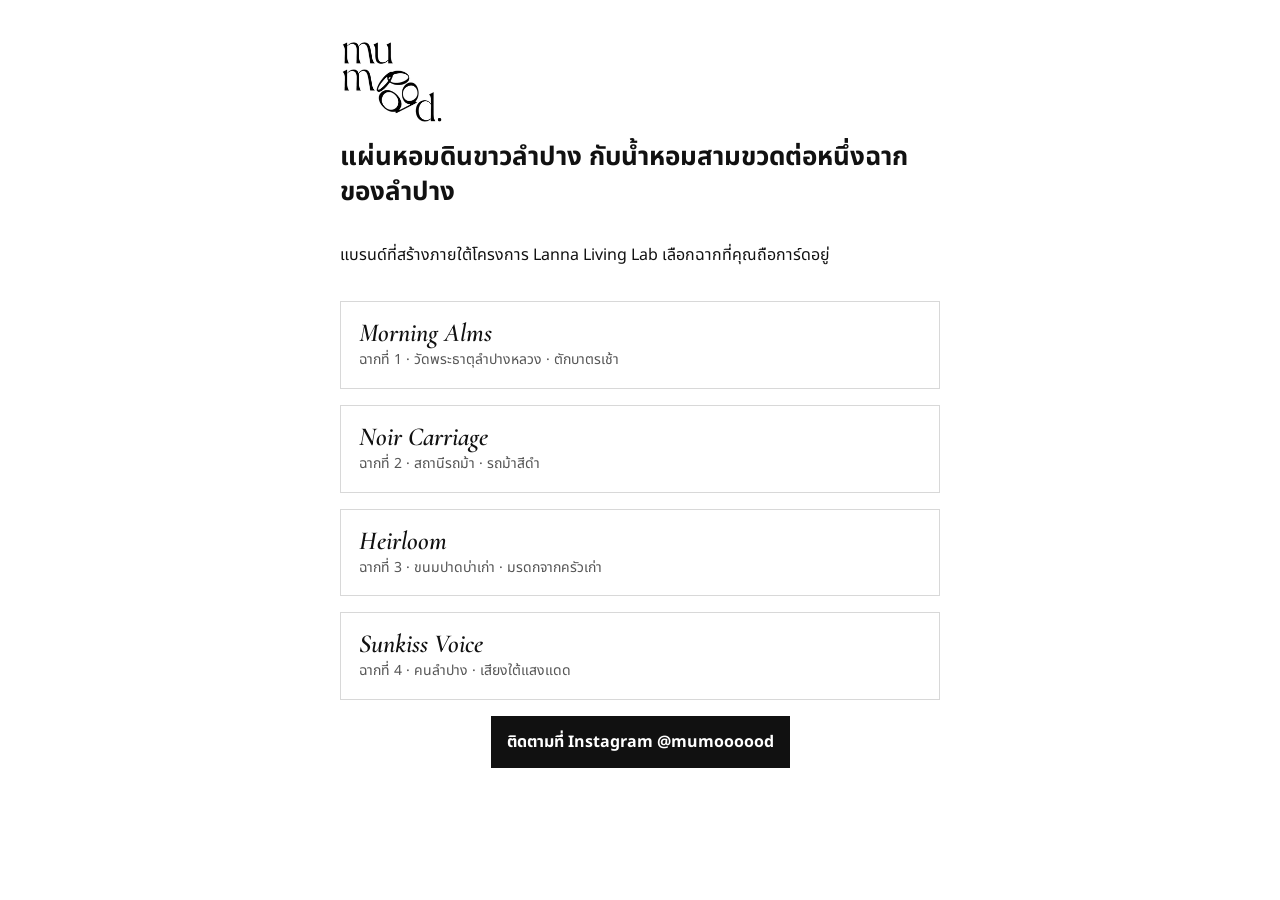
<file: index.html>
<!doctype html>
<html lang="th">
<head>
<meta charset="utf-8">
<meta name="viewport" content="width=device-width, initial-scale=1">
<title>mumoooood · Lanna Living Lab</title>
<meta name="description" content="แผ่นหอมดินขาวลำปางและน้ำหอมสามขวด แบรนด์ที่สร้างภายใต้โครงการ Lanna Living Lab">
<meta property="og:title" content="mumoooood · Lanna Living Lab">
<meta property="og:description" content="แผ่นหอมดินขาวลำปางและน้ำหอมสามขวด แบรนด์ที่สร้างภายใต้โครงการ Lanna Living Lab">
<meta property="og:image" content="https://mumoooood.github.io/morning-alms-hero.jpg">
<link rel="preconnect" href="https://fonts.googleapis.com"><link rel="preconnect" href="https://fonts.gstatic.com" crossorigin><link rel="stylesheet" href="https://fonts.googleapis.com/css2?family=Cormorant+Garamond:ital,wght@1,500;1,600&family=Noto+Sans+Thai:wght@400;600;700&display=swap">
<link rel="stylesheet" href="style.css"><style>.landing .brand img{filter:invert(1)}</style>
</head>
<body>
<main class="landing">
<div class="brand"><img src="logo-spin.webp" alt="mumoooood"></div>
<h1>แผ่นหอมดินขาวลำปาง กับน้ำหอมสามขวดต่อหนึ่งฉากของลำปาง</h1>
<p>แบรนด์ที่สร้างภายใต้โครงการ Lanna Living Lab เลือกฉากที่คุณถือการ์ดอยู่</p>
<a class="scent-link" href="morning-alms.html"><span class="en">Morning Alms</span><span class="sub">ฉากที่ 1 · วัดพระธาตุลำปางหลวง · ตักบาตรเช้า</span></a>
<a class="scent-link" href="noir-carriage.html"><span class="en">Noir Carriage</span><span class="sub">ฉากที่ 2 · สถานีรถม้า · รถม้าสีดำ</span></a>
<a class="scent-link" href="heirloom.html"><span class="en">Heirloom</span><span class="sub">ฉากที่ 3 · ขนมปาดบ่าเก่า · มรดกจากครัวเก่า</span></a>
<a class="scent-link" href="sunkiss-voice.html"><span class="en">Sunkiss Voice</span><span class="sub">ฉากที่ 4 · คนลำปาง · เสียงใต้แสงแดด</span></a>
<a class="cta" href="https://www.instagram.com/mumoooood" target="_blank" rel="noopener">ติดตามที่ Instagram @mumoooood</a>
</main>
</body>
</html>
</file>
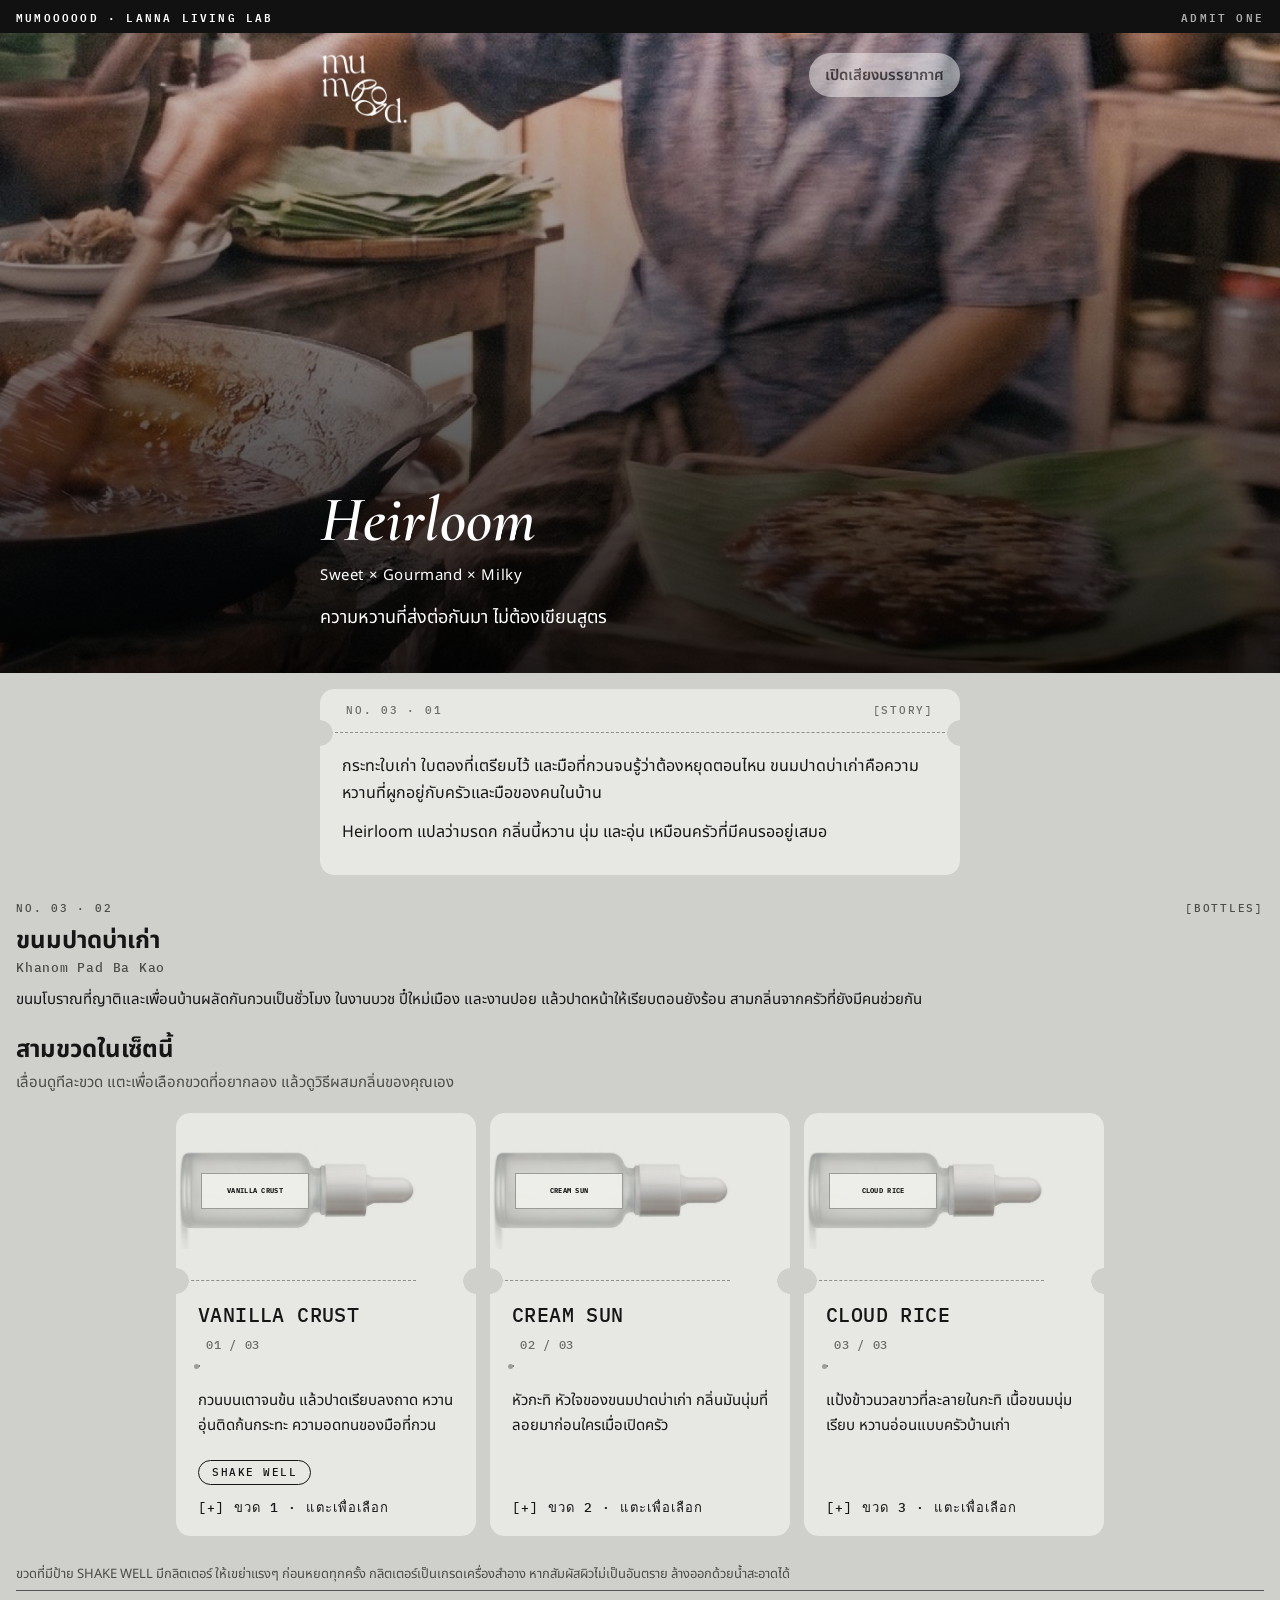
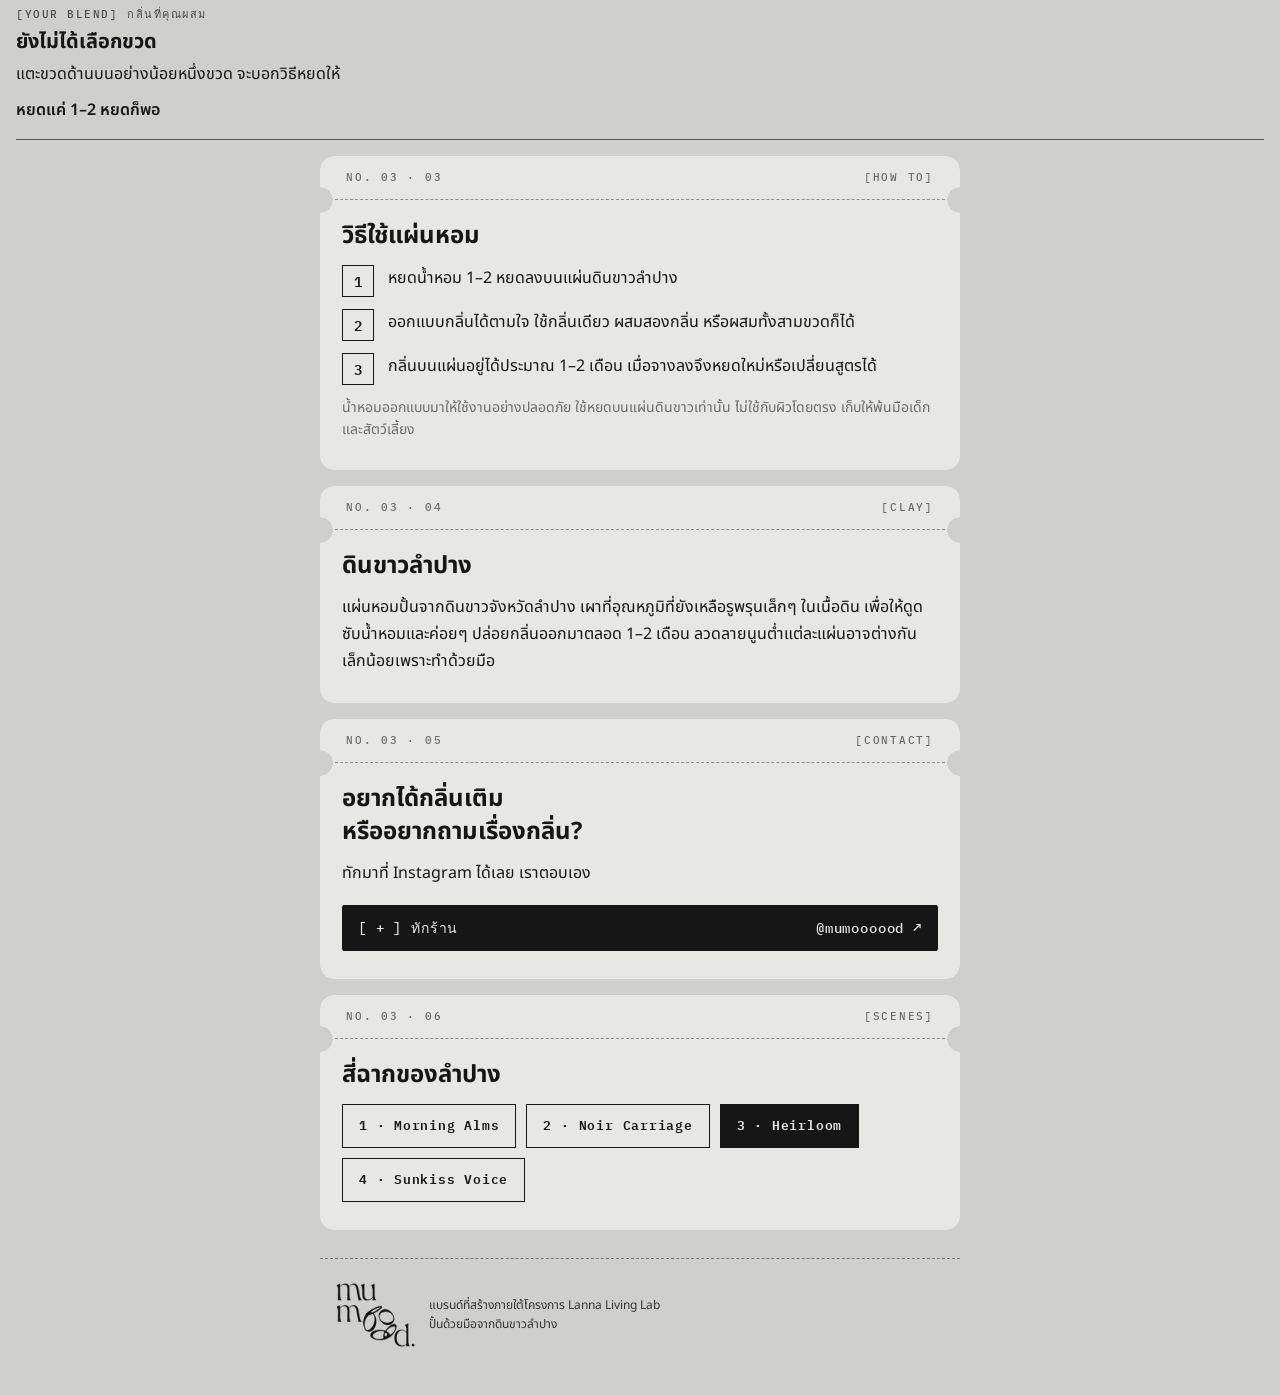
<file: heirloom.html>
<!doctype html>
<html lang="th">
<head>
<meta charset="utf-8">
<meta name="viewport" content="width=device-width, initial-scale=1">
<title>Heirloom · mumoooood</title>
<meta name="description" content="ความหวานที่ส่งต่อกันมา ไม่ต้องเขียนสูตร">
<meta property="og:type" content="website">
<meta property="og:title" content="Heirloom · mumoooood">
<meta property="og:description" content="ความหวานที่ส่งต่อกันมา ไม่ต้องเขียนสูตร">
<meta property="og:image" content="https://mumoooood.github.io/heirloom-hero.jpg">
<meta property="og:url" content="https://mumoooood.github.io/heirloom.html">
<link rel="preconnect" href="https://fonts.googleapis.com"><link rel="preconnect" href="https://fonts.gstatic.com" crossorigin><link rel="stylesheet" href="https://fonts.googleapis.com/css2?family=Cormorant+Garamond:ital,wght@1,500;1,600&family=Noto+Sans+Thai:wght@400;600;700&display=swap">
<link rel="stylesheet" href="style.css"><link rel="stylesheet" href="ticket.css">
<link rel="stylesheet" href="https://fonts.googleapis.com/css2?family=IBM+Plex+Mono:wght@400;500;600&display=swap">
</head>
<body data-sound="sizzle" data-audio="heirloom.mp3">
<div class="page">
<div class="page-body">
<div class="strip"><span>MUMOOOOOD · LANNA LIVING LAB</span><span>ADMIT ONE</span></div>
<header class="hero">
<img class="hero-img" src="heirloom-hero.jpg" alt="Heirloom">
<div class="hero-shade"></div>
<div class="hero-content">
<div class="hero-top">
<div class="brand"><img src="logo-spin.webp" alt="mumoooood"></div>
<button type="button" class="sound-btn" id="sound-btn" aria-pressed="false">เปิดเสียงบรรยากาศ</button>
</div>
<div class="hero-bottom">
<h1>Heirloom</h1>
<div class="character">Sweet × Gourmand × Milky</div>
<div class="hook">ความหวานที่ส่งต่อกันมา ไม่ต้องเขียนสูตร</div>
</div>
</div>
</header>
<main>
<section class="section"><div class="card"><div class="th"><span>NO. 03 · 01</span><span>[STORY]</span></div><p>กระทะใบเก่า ใบตองที่เตรียมไว้ และมือที่กวนจนรู้ว่าต้องหยุดตอนไหน ขนมปาดบ่าเก่าคือความหวานที่ผูกอยู่กับครัวและมือของคนในบ้าน</p><p>Heirloom แปลว่ามรดก กลิ่นนี้หวาน นุ่ม และอุ่น เหมือนครัวที่มีคนรออยู่เสมอ</p></div></section>

<section class="section sec-b"><div class="sec-h"><span>NO. 03 · 02</span><span>[BOTTLES]</span></div>
<div class="place"><b>ขนมปาดบ่าเก่า</b><i>Khanom Pad Ba Kao</i><p>ขนมโบราณที่ญาติและเพื่อนบ้านผลัดกันกวนเป็นชั่วโมง ในงานบวช ปี๋ใหม่เมือง และงานปอย แล้วปาดหน้าให้เรียบตอนยังร้อน สามกลิ่นจากครัวที่ยังมีคนช่วยกัน</p></div>
<h2 class="h2o">สามขวดในเซ็ตนี้</h2>
<div class="hint o">เลื่อนดูทีละขวด แตะเพื่อเลือกขวดที่อยากลอง แล้วดูวิธีผสมกลิ่นของคุณเอง</div>
<div class="rail">
<button type="button" class="bottle" aria-pressed="false" data-no="1" data-name="VANILLA CRUST" data-short="หวานอุ่นติดก้นกระทะ" data-glitter="1">
<span class="im"><img src="bottle.jpg" alt="ขวดดรอปเปอร์ 5 ml" width="520" height="217"><span class="lb"><b>VANILLA CRUST</b></span></span>
<span class="nm">VANILLA CRUST</span>
<span class="rw"><span></span><span>01 / 03</span></span>
<span class="ln"></span>
<span class="ds">กวนบนเตาจนข้น แล้วปาดเรียบลงถาด หวานอุ่นติดก้นกระทะ ความอดทนของมือที่กวน</span>
<span class="shake">SHAKE WELL</span>
<span class="no">ขวด 1 · แตะเพื่อเลือก</span>
</button>
<button type="button" class="bottle" aria-pressed="false" data-no="2" data-name="CREAM SUN" data-short="กลิ่นมันนุ่มของหัวกะทิ" data-glitter="0">
<span class="im"><img src="bottle.jpg" alt="ขวดดรอปเปอร์ 5 ml" width="520" height="217"><span class="lb"><b>CREAM SUN</b></span></span>
<span class="nm">CREAM SUN</span>
<span class="rw"><span></span><span>02 / 03</span></span>
<span class="ln"></span>
<span class="ds">หัวกะทิ หัวใจของขนมปาดบ่าเก่า กลิ่นมันนุ่มที่ลอยมาก่อนใครเมื่อเปิดครัว</span>
<span class="no">ขวด 2 · แตะเพื่อเลือก</span>
</button>
<button type="button" class="bottle" aria-pressed="false" data-no="3" data-name="CLOUD RICE" data-short="แป้งข้าวนวลขาว หวานอ่อนๆ" data-glitter="0">
<span class="im"><img src="bottle.jpg" alt="ขวดดรอปเปอร์ 5 ml" width="520" height="217"><span class="lb"><b>CLOUD RICE</b></span></span>
<span class="nm">CLOUD RICE</span>
<span class="rw"><span></span><span>03 / 03</span></span>
<span class="ln"></span>
<span class="ds">แป้งข้าวนวลขาวที่ละลายในกะทิ เนื้อขนมนุ่มเรียบ หวานอ่อนแบบครัวบ้านเก่า</span>
<span class="no">ขวด 3 · แตะเพื่อเลือก</span>
</button>
</div>
<p class="gnote">ขวดที่มีป้าย SHAKE WELL มีกลิตเตอร์ ให้เขย่าแรงๆ ก่อนหยดทุกครั้ง กลิตเตอร์เป็นเกรดเครื่องสำอาง หากสัมผัสผิวไม่เป็นอันตราย ล้างออกด้วยน้ำสะอาดได้</p>
</div>
<div class="mix" aria-live="polite">
<div class="kicker">[YOUR BLEND] กลิ่นที่คุณผสม</div>
<div class="mix-title" id="mix-title">ยังไม่ได้เลือกขวด</div>
<div class="mix-text" id="mix-text">แตะขวดด้านบนอย่างน้อยหนึ่งขวด จะบอกวิธีหยดให้</div>
<div class="mix-drops" id="mix-drops">หยดแค่ 1–2 หยดก็พอ</div>
</div></section>
<section class="section"><div class="card"><div class="th"><span>NO. 03 · 03</span><span>[HOW TO]</span></div><h2>วิธีใช้แผ่นหอม</h2><div class="step"><b>1</b><div>หยดน้ำหอม 1–2 หยดลงบนแผ่นดินขาวลำปาง</div></div><div class="step"><b>2</b><div>ออกแบบกลิ่นได้ตามใจ ใช้กลิ่นเดียว ผสมสองกลิ่น หรือผสมทั้งสามขวดก็ได้</div></div><div class="step"><b>3</b><div>กลิ่นบนแผ่นอยู่ได้ประมาณ 1–2 เดือน เมื่อจางลงจึงหยดใหม่หรือเปลี่ยนสูตรได้</div></div><div class="note">น้ำหอมออกแบบมาให้ใช้งานอย่างปลอดภัย ใช้หยดบนแผ่นดินขาวเท่านั้น ไม่ใช้กับผิวโดยตรง เก็บให้พ้นมือเด็กและสัตว์เลี้ยง</div></div></section>

<section class="section"><div class="card"><div class="th"><span>NO. 03 · 04</span><span>[CLAY]</span></div><h2>ดินขาวลำปาง</h2><p>แผ่นหอมปั้นจากดินขาวจังหวัดลำปาง เผาที่อุณหภูมิที่ยังเหลือรูพรุนเล็กๆ ในเนื้อดิน เพื่อให้ดูดซับน้ำหอมและค่อยๆ ปล่อยกลิ่นออกมาตลอด 1–2 เดือน ลวดลายนูนต่ำแต่ละแผ่นอาจต่างกันเล็กน้อยเพราะทำด้วยมือ</p></div></section>

<section class="section"><div class="card"><div class="th"><span>NO. 03 · 05</span><span>[CONTACT]</span></div><h2>อยากได้กลิ่นเติม<br>หรืออยากถามเรื่องกลิ่น?</h2><p>ทักมาที่ Instagram ได้เลย เราตอบเอง</p><a class="btn" href="https://www.instagram.com/mumoooood" target="_blank" rel="noopener"><span>[ + ] ทักร้าน</span><span>@mumoooood ↗</span></a></div></section>

<section class="section"><div class="card"><div class="th"><span>NO. 03 · 06</span><span>[SCENES]</span></div><h2>สี่ฉากของลำปาง</h2><nav class="chips" aria-label="เลือกกลิ่น">
<a href="morning-alms.html">1 · Morning Alms</a>
<a href="noir-carriage.html">2 · Noir Carriage</a>
<a href="heirloom.html" aria-current="page">3 · Heirloom</a>
<a href="sunkiss-voice.html">4 · Sunkiss Voice</a>
</nav></div></section>

</main>
<footer class="footer"><img src="logo-dark.png" alt="mumoooood"><p>แบรนด์ที่สร้างภายใต้โครงการ Lanna Living Lab<br>ปั้นด้วยมือจากดินขาวลำปาง</p></footer>
</div>
</div>
<script src="app.js"></script>
</body>
</html>
</file>
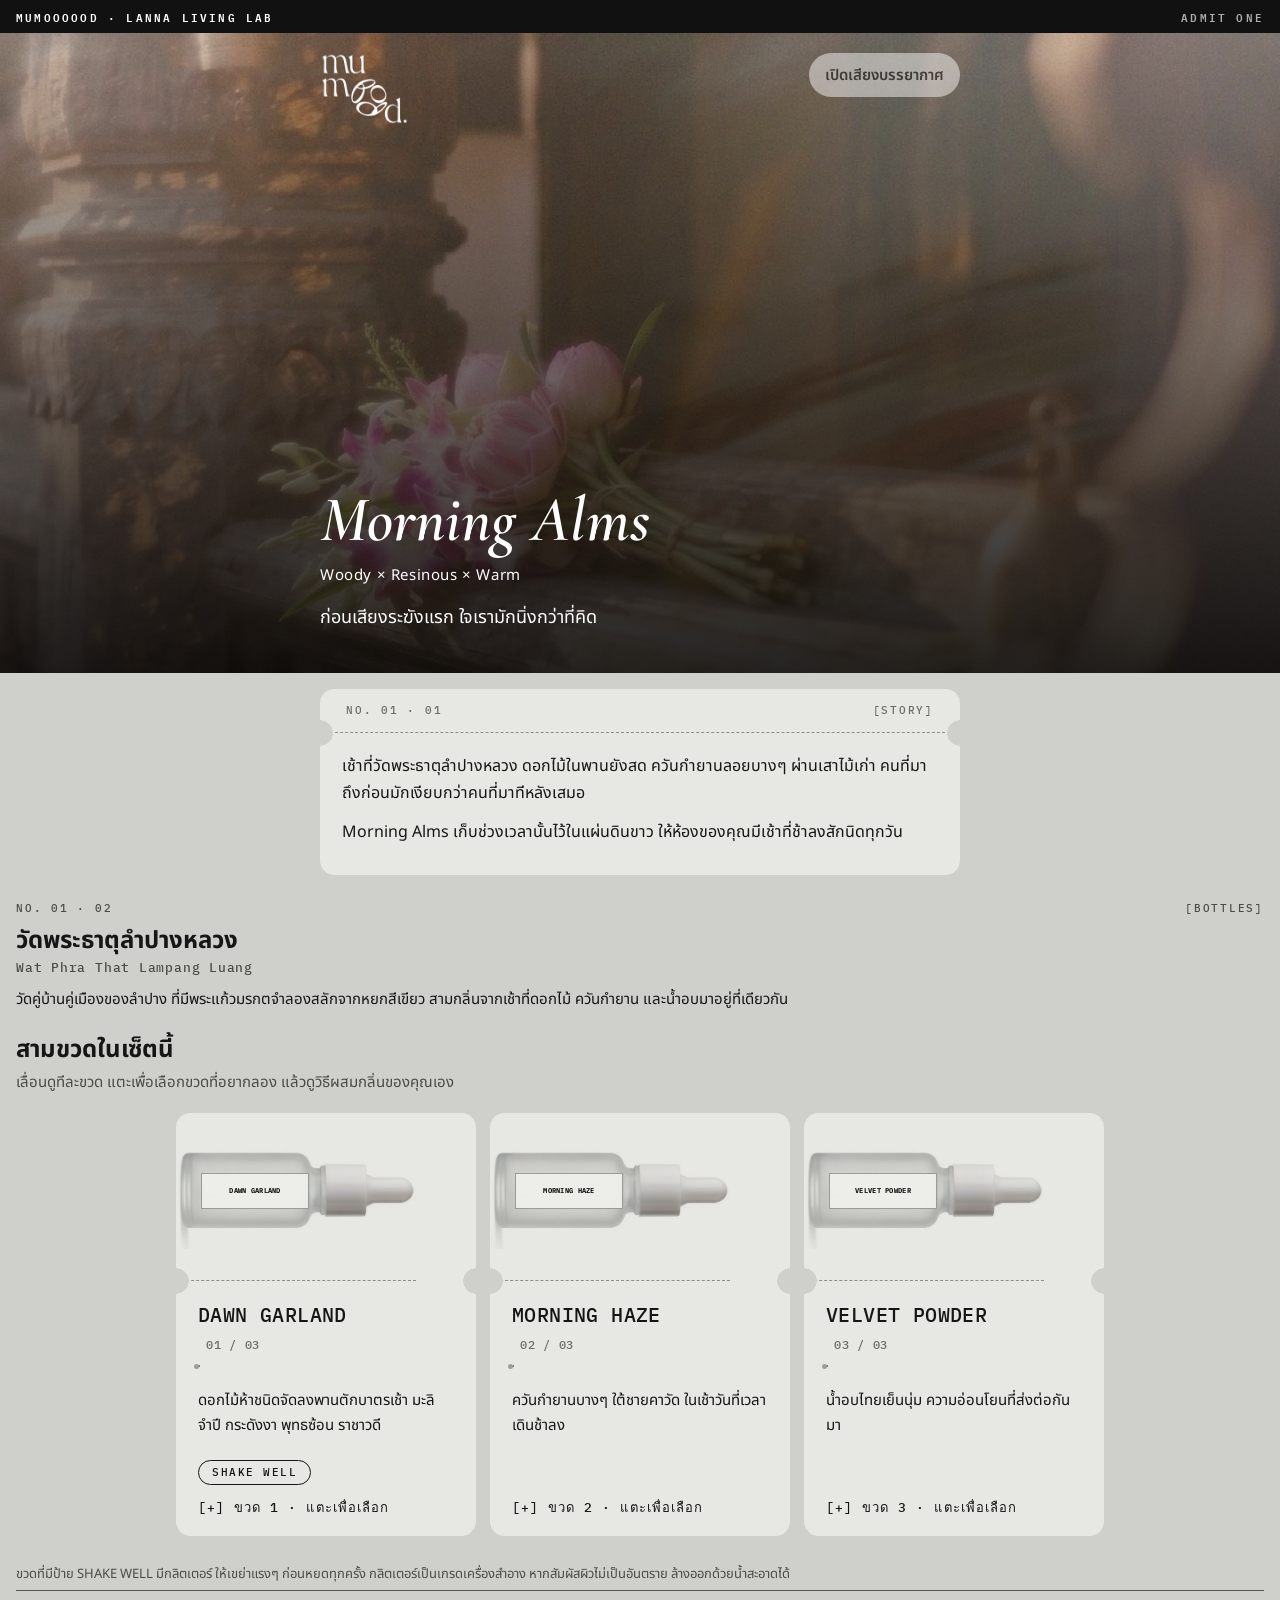
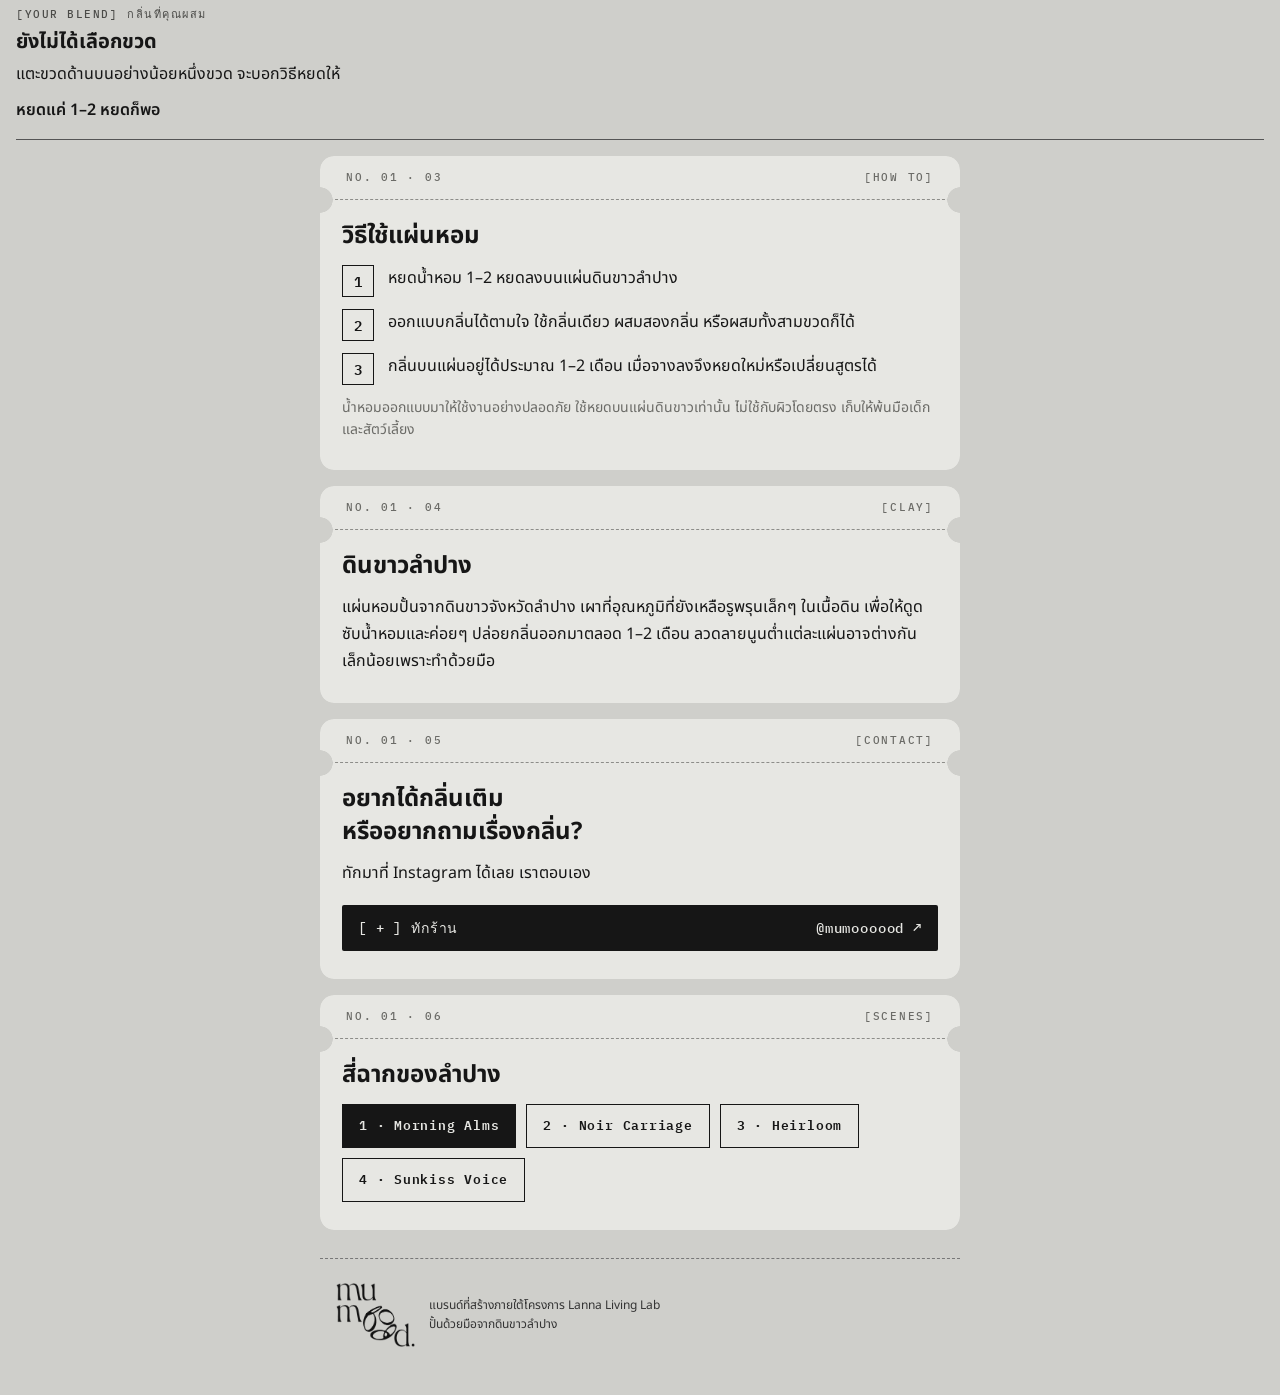
<file: morning-alms.html>
<!doctype html>
<html lang="th">
<head>
<meta charset="utf-8">
<meta name="viewport" content="width=device-width, initial-scale=1">
<title>Morning Alms · mumoooood</title>
<meta name="description" content="ก่อนเสียงระฆังแรก ใจเรามักนิ่งกว่าที่คิด">
<meta property="og:type" content="website">
<meta property="og:title" content="Morning Alms · mumoooood">
<meta property="og:description" content="ก่อนเสียงระฆังแรก ใจเรามักนิ่งกว่าที่คิด">
<meta property="og:image" content="https://mumoooood.github.io/morning-alms-hero.jpg">
<meta property="og:url" content="https://mumoooood.github.io/morning-alms.html">
<link rel="preconnect" href="https://fonts.googleapis.com"><link rel="preconnect" href="https://fonts.gstatic.com" crossorigin><link rel="stylesheet" href="https://fonts.googleapis.com/css2?family=Cormorant+Garamond:ital,wght@1,500;1,600&family=Noto+Sans+Thai:wght@400;600;700&display=swap">
<link rel="stylesheet" href="style.css"><link rel="stylesheet" href="ticket.css">
<link rel="stylesheet" href="https://fonts.googleapis.com/css2?family=IBM+Plex+Mono:wght@400;500;600&display=swap">
</head>
<body data-sound="bell" data-audio="morning-alms.mp3">
<div class="page">
<div class="page-body">
<div class="strip"><span>MUMOOOOOD · LANNA LIVING LAB</span><span>ADMIT ONE</span></div>
<header class="hero">
<img class="hero-img" src="morning-alms-hero.jpg" alt="Morning Alms">
<div class="hero-shade"></div>
<div class="hero-content">
<div class="hero-top">
<div class="brand"><img src="logo-spin.webp" alt="mumoooood"></div>
<button type="button" class="sound-btn" id="sound-btn" aria-pressed="false">เปิดเสียงบรรยากาศ</button>
</div>
<div class="hero-bottom">
<h1>Morning Alms</h1>
<div class="character">Woody × Resinous × Warm</div>
<div class="hook">ก่อนเสียงระฆังแรก ใจเรามักนิ่งกว่าที่คิด</div>
</div>
</div>
</header>
<main>
<section class="section"><div class="card"><div class="th"><span>NO. 01 · 01</span><span>[STORY]</span></div><p>เช้าที่วัดพระธาตุลำปางหลวง ดอกไม้ในพานยังสด ควันกำยานลอยบางๆ ผ่านเสาไม้เก่า คนที่มาถึงก่อนมักเงียบกว่าคนที่มาทีหลังเสมอ</p><p>Morning Alms เก็บช่วงเวลานั้นไว้ในแผ่นดินขาว ให้ห้องของคุณมีเช้าที่ช้าลงสักนิดทุกวัน</p></div></section>

<section class="section sec-b"><div class="sec-h"><span>NO. 01 · 02</span><span>[BOTTLES]</span></div>
<div class="place"><b>วัดพระธาตุลำปางหลวง</b><i>Wat Phra That Lampang Luang</i><p>วัดคู่บ้านคู่เมืองของลำปาง ที่มีพระแก้วมรกตจำลองสลักจากหยกสีเขียว สามกลิ่นจากเช้าที่ดอกไม้ ควันกำยาน และน้ำอบมาอยู่ที่เดียวกัน</p></div>
<h2 class="h2o">สามขวดในเซ็ตนี้</h2>
<div class="hint o">เลื่อนดูทีละขวด แตะเพื่อเลือกขวดที่อยากลอง แล้วดูวิธีผสมกลิ่นของคุณเอง</div>
<div class="rail">
<button type="button" class="bottle" aria-pressed="false" data-no="1" data-name="DAWN GARLAND" data-short="ดอกไม้ห้าชนิดจากพานตักบาตรเช้า" data-glitter="1">
<span class="im"><img src="bottle.jpg" alt="ขวดดรอปเปอร์ 5 ml" width="520" height="217"><span class="lb"><b>DAWN GARLAND</b></span></span>
<span class="nm">DAWN GARLAND</span>
<span class="rw"><span></span><span>01 / 03</span></span>
<span class="ln"></span>
<span class="ds">ดอกไม้ห้าชนิดจัดลงพานตักบาตรเช้า มะลิ จำปี กระดังงา พุทธซ้อน ราชาวดี</span>
<span class="shake">SHAKE WELL</span>
<span class="no">ขวด 1 · แตะเพื่อเลือก</span>
</button>
<button type="button" class="bottle" aria-pressed="false" data-no="2" data-name="MORNING HAZE" data-short="ควันกำยานบางๆ ใต้ชายคาวัด" data-glitter="0">
<span class="im"><img src="bottle.jpg" alt="ขวดดรอปเปอร์ 5 ml" width="520" height="217"><span class="lb"><b>MORNING HAZE</b></span></span>
<span class="nm">MORNING HAZE</span>
<span class="rw"><span></span><span>02 / 03</span></span>
<span class="ln"></span>
<span class="ds">ควันกำยานบางๆ ใต้ชายคาวัด ในเช้าวันที่เวลาเดินช้าลง</span>
<span class="no">ขวด 2 · แตะเพื่อเลือก</span>
</button>
<button type="button" class="bottle" aria-pressed="false" data-no="3" data-name="VELVET POWDER" data-short="น้ำอบไทยเย็นนุ่ม ความอ่อนโยนที่ส่งต่อกันมา" data-glitter="0">
<span class="im"><img src="bottle.jpg" alt="ขวดดรอปเปอร์ 5 ml" width="520" height="217"><span class="lb"><b>VELVET POWDER</b></span></span>
<span class="nm">VELVET POWDER</span>
<span class="rw"><span></span><span>03 / 03</span></span>
<span class="ln"></span>
<span class="ds">น้ำอบไทยเย็นนุ่ม ความอ่อนโยนที่ส่งต่อกันมา</span>
<span class="no">ขวด 3 · แตะเพื่อเลือก</span>
</button>
</div>
<p class="gnote">ขวดที่มีป้าย SHAKE WELL มีกลิตเตอร์ ให้เขย่าแรงๆ ก่อนหยดทุกครั้ง กลิตเตอร์เป็นเกรดเครื่องสำอาง หากสัมผัสผิวไม่เป็นอันตราย ล้างออกด้วยน้ำสะอาดได้</p>
</div>
<div class="mix" aria-live="polite">
<div class="kicker">[YOUR BLEND] กลิ่นที่คุณผสม</div>
<div class="mix-title" id="mix-title">ยังไม่ได้เลือกขวด</div>
<div class="mix-text" id="mix-text">แตะขวดด้านบนอย่างน้อยหนึ่งขวด จะบอกวิธีหยดให้</div>
<div class="mix-drops" id="mix-drops">หยดแค่ 1–2 หยดก็พอ</div>
</div></section>
<section class="section"><div class="card"><div class="th"><span>NO. 01 · 03</span><span>[HOW TO]</span></div><h2>วิธีใช้แผ่นหอม</h2><div class="step"><b>1</b><div>หยดน้ำหอม 1–2 หยดลงบนแผ่นดินขาวลำปาง</div></div><div class="step"><b>2</b><div>ออกแบบกลิ่นได้ตามใจ ใช้กลิ่นเดียว ผสมสองกลิ่น หรือผสมทั้งสามขวดก็ได้</div></div><div class="step"><b>3</b><div>กลิ่นบนแผ่นอยู่ได้ประมาณ 1–2 เดือน เมื่อจางลงจึงหยดใหม่หรือเปลี่ยนสูตรได้</div></div><div class="note">น้ำหอมออกแบบมาให้ใช้งานอย่างปลอดภัย ใช้หยดบนแผ่นดินขาวเท่านั้น ไม่ใช้กับผิวโดยตรง เก็บให้พ้นมือเด็กและสัตว์เลี้ยง</div></div></section>

<section class="section"><div class="card"><div class="th"><span>NO. 01 · 04</span><span>[CLAY]</span></div><h2>ดินขาวลำปาง</h2><p>แผ่นหอมปั้นจากดินขาวจังหวัดลำปาง เผาที่อุณหภูมิที่ยังเหลือรูพรุนเล็กๆ ในเนื้อดิน เพื่อให้ดูดซับน้ำหอมและค่อยๆ ปล่อยกลิ่นออกมาตลอด 1–2 เดือน ลวดลายนูนต่ำแต่ละแผ่นอาจต่างกันเล็กน้อยเพราะทำด้วยมือ</p></div></section>

<section class="section"><div class="card"><div class="th"><span>NO. 01 · 05</span><span>[CONTACT]</span></div><h2>อยากได้กลิ่นเติม<br>หรืออยากถามเรื่องกลิ่น?</h2><p>ทักมาที่ Instagram ได้เลย เราตอบเอง</p><a class="btn" href="https://www.instagram.com/mumoooood" target="_blank" rel="noopener"><span>[ + ] ทักร้าน</span><span>@mumoooood ↗</span></a></div></section>

<section class="section"><div class="card"><div class="th"><span>NO. 01 · 06</span><span>[SCENES]</span></div><h2>สี่ฉากของลำปาง</h2><nav class="chips" aria-label="เลือกกลิ่น">
<a href="morning-alms.html" aria-current="page">1 · Morning Alms</a>
<a href="noir-carriage.html">2 · Noir Carriage</a>
<a href="heirloom.html">3 · Heirloom</a>
<a href="sunkiss-voice.html">4 · Sunkiss Voice</a>
</nav></div></section>

</main>
<footer class="footer"><img src="logo-dark.png" alt="mumoooood"><p>แบรนด์ที่สร้างภายใต้โครงการ Lanna Living Lab<br>ปั้นด้วยมือจากดินขาวลำปาง</p></footer>
</div>
</div>
<script src="app.js"></script>
</body>
</html>
</file>
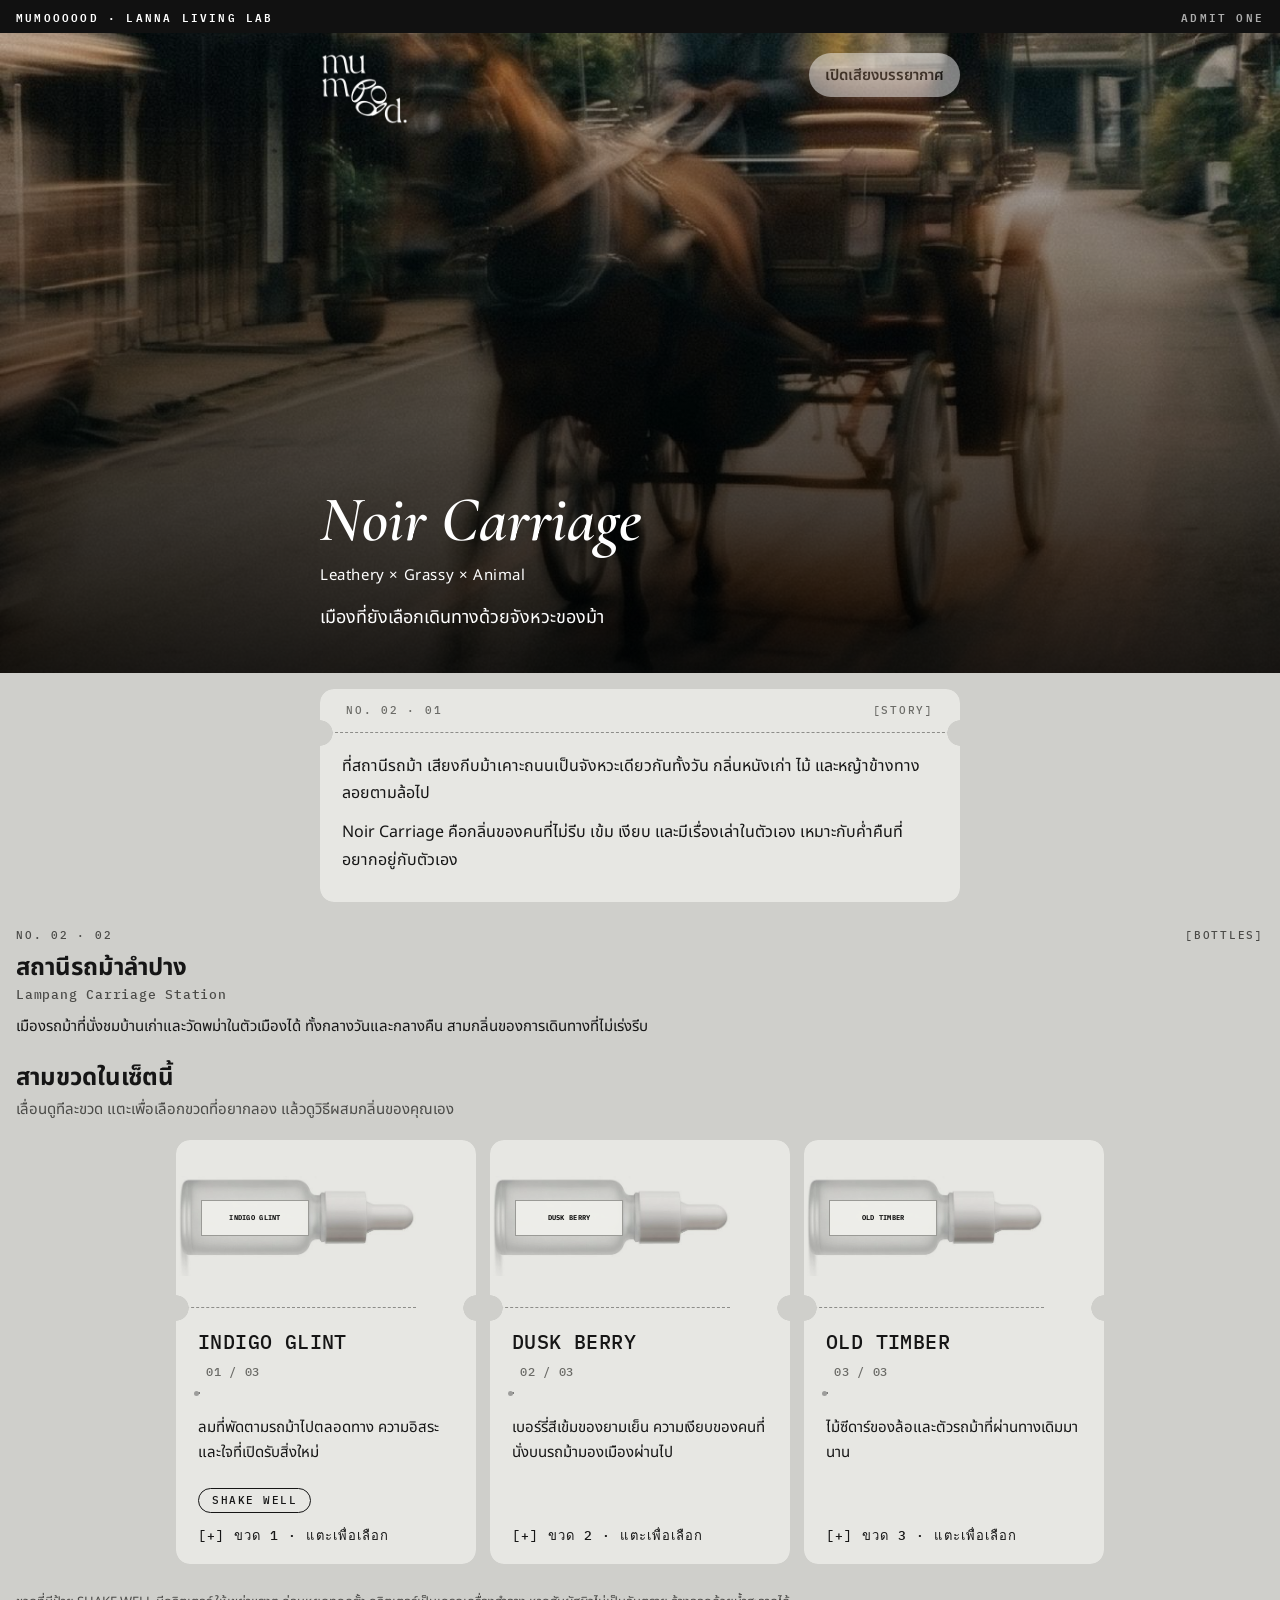
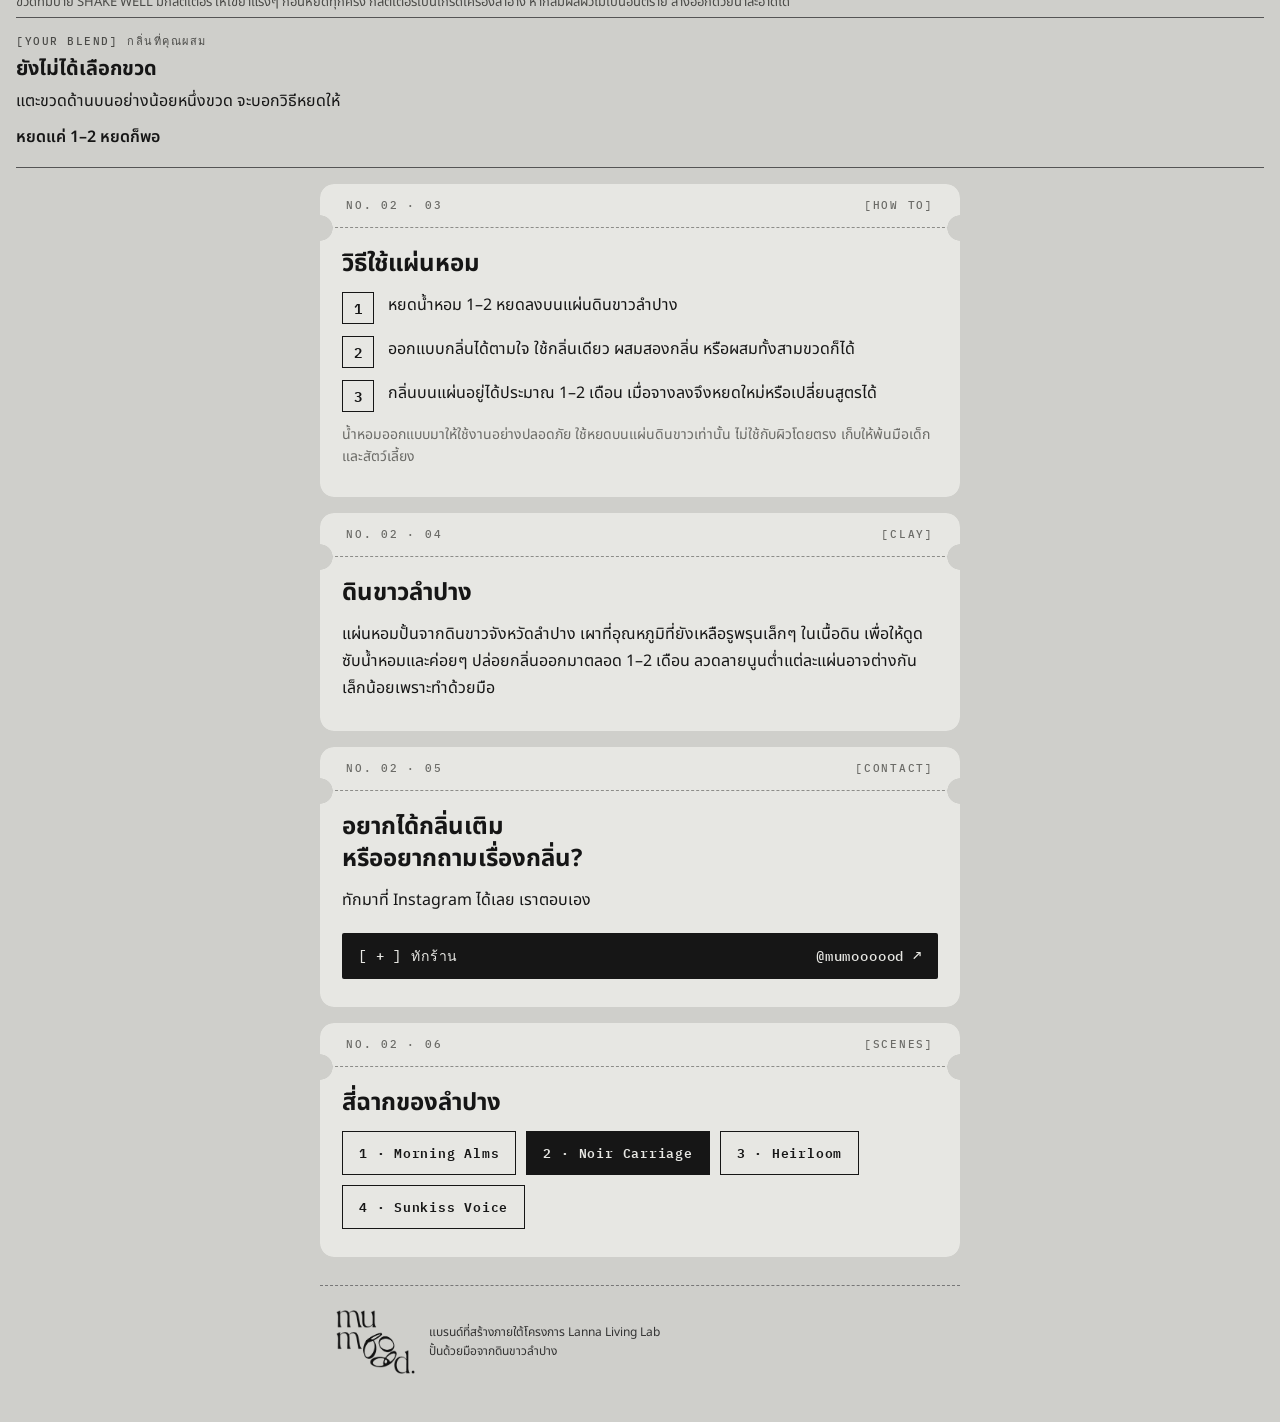
<file: noir-carriage.html>
<!doctype html>
<html lang="th">
<head>
<meta charset="utf-8">
<meta name="viewport" content="width=device-width, initial-scale=1">
<title>Noir Carriage · mumoooood</title>
<meta name="description" content="เมืองที่ยังเลือกเดินทางด้วยจังหวะของม้า">
<meta property="og:type" content="website">
<meta property="og:title" content="Noir Carriage · mumoooood">
<meta property="og:description" content="เมืองที่ยังเลือกเดินทางด้วยจังหวะของม้า">
<meta property="og:image" content="https://mumoooood.github.io/noir-carriage-hero.jpg">
<meta property="og:url" content="https://mumoooood.github.io/noir-carriage.html">
<link rel="preconnect" href="https://fonts.googleapis.com"><link rel="preconnect" href="https://fonts.gstatic.com" crossorigin><link rel="stylesheet" href="https://fonts.googleapis.com/css2?family=Cormorant+Garamond:ital,wght@1,500;1,600&family=Noto+Sans+Thai:wght@400;600;700&display=swap">
<link rel="stylesheet" href="style.css"><link rel="stylesheet" href="ticket.css">
<link rel="stylesheet" href="https://fonts.googleapis.com/css2?family=IBM+Plex+Mono:wght@400;500;600&display=swap">
</head>
<body data-sound="clop" data-audio="noir-carriage.mp3">
<div class="page">
<div class="page-body">
<div class="strip"><span>MUMOOOOOD · LANNA LIVING LAB</span><span>ADMIT ONE</span></div>
<header class="hero">
<img class="hero-img" src="noir-carriage-hero.jpg" alt="Noir Carriage">
<div class="hero-shade"></div>
<div class="hero-content">
<div class="hero-top">
<div class="brand"><img src="logo-spin.webp" alt="mumoooood"></div>
<button type="button" class="sound-btn" id="sound-btn" aria-pressed="false">เปิดเสียงบรรยากาศ</button>
</div>
<div class="hero-bottom">
<h1>Noir Carriage</h1>
<div class="character">Leathery × Grassy × Animal</div>
<div class="hook">เมืองที่ยังเลือกเดินทางด้วยจังหวะของม้า</div>
</div>
</div>
</header>
<main>
<section class="section"><div class="card"><div class="th"><span>NO. 02 · 01</span><span>[STORY]</span></div><p>ที่สถานีรถม้า เสียงกีบม้าเคาะถนนเป็นจังหวะเดียวกันทั้งวัน กลิ่นหนังเก่า ไม้ และหญ้าข้างทางลอยตามล้อไป</p><p>Noir Carriage คือกลิ่นของคนที่ไม่รีบ เข้ม เงียบ และมีเรื่องเล่าในตัวเอง เหมาะกับค่ำคืนที่อยากอยู่กับตัวเอง</p></div></section>

<section class="section sec-b"><div class="sec-h"><span>NO. 02 · 02</span><span>[BOTTLES]</span></div>
<div class="place"><b>สถานีรถม้าลำปาง</b><i>Lampang Carriage Station</i><p>เมืองรถม้าที่นั่งชมบ้านเก่าและวัดพม่าในตัวเมืองได้ ทั้งกลางวันและกลางคืน สามกลิ่นของการเดินทางที่ไม่เร่งรีบ</p></div>
<h2 class="h2o">สามขวดในเซ็ตนี้</h2>
<div class="hint o">เลื่อนดูทีละขวด แตะเพื่อเลือกขวดที่อยากลอง แล้วดูวิธีผสมกลิ่นของคุณเอง</div>
<div class="rail">
<button type="button" class="bottle" aria-pressed="false" data-no="1" data-name="INDIGO GLINT" data-short="ลมที่พัดตามรถม้าไปตลอดทาง" data-glitter="1">
<span class="im"><img src="bottle.jpg" alt="ขวดดรอปเปอร์ 5 ml" width="520" height="217"><span class="lb"><b>INDIGO GLINT</b></span></span>
<span class="nm">INDIGO GLINT</span>
<span class="rw"><span></span><span>01 / 03</span></span>
<span class="ln"></span>
<span class="ds">ลมที่พัดตามรถม้าไปตลอดทาง ความอิสระและใจที่เปิดรับสิ่งใหม่</span>
<span class="shake">SHAKE WELL</span>
<span class="no">ขวด 1 · แตะเพื่อเลือก</span>
</button>
<button type="button" class="bottle" aria-pressed="false" data-no="2" data-name="DUSK BERRY" data-short="เบอร์รี่สีเข้มของยามเย็น" data-glitter="0">
<span class="im"><img src="bottle.jpg" alt="ขวดดรอปเปอร์ 5 ml" width="520" height="217"><span class="lb"><b>DUSK BERRY</b></span></span>
<span class="nm">DUSK BERRY</span>
<span class="rw"><span></span><span>02 / 03</span></span>
<span class="ln"></span>
<span class="ds">เบอร์รี่สีเข้มของยามเย็น ความเงียบของคนที่นั่งบนรถม้ามองเมืองผ่านไป</span>
<span class="no">ขวด 2 · แตะเพื่อเลือก</span>
</button>
<button type="button" class="bottle" aria-pressed="false" data-no="3" data-name="OLD TIMBER" data-short="ไม้ซีดาร์ของล้อและตัวรถม้า" data-glitter="0">
<span class="im"><img src="bottle.jpg" alt="ขวดดรอปเปอร์ 5 ml" width="520" height="217"><span class="lb"><b>OLD TIMBER</b></span></span>
<span class="nm">OLD TIMBER</span>
<span class="rw"><span></span><span>03 / 03</span></span>
<span class="ln"></span>
<span class="ds">ไม้ซีดาร์ของล้อและตัวรถม้าที่ผ่านทางเดิมมานาน</span>
<span class="no">ขวด 3 · แตะเพื่อเลือก</span>
</button>
</div>
<p class="gnote">ขวดที่มีป้าย SHAKE WELL มีกลิตเตอร์ ให้เขย่าแรงๆ ก่อนหยดทุกครั้ง กลิตเตอร์เป็นเกรดเครื่องสำอาง หากสัมผัสผิวไม่เป็นอันตราย ล้างออกด้วยน้ำสะอาดได้</p>
</div>
<div class="mix" aria-live="polite">
<div class="kicker">[YOUR BLEND] กลิ่นที่คุณผสม</div>
<div class="mix-title" id="mix-title">ยังไม่ได้เลือกขวด</div>
<div class="mix-text" id="mix-text">แตะขวดด้านบนอย่างน้อยหนึ่งขวด จะบอกวิธีหยดให้</div>
<div class="mix-drops" id="mix-drops">หยดแค่ 1–2 หยดก็พอ</div>
</div></section>
<section class="section"><div class="card"><div class="th"><span>NO. 02 · 03</span><span>[HOW TO]</span></div><h2>วิธีใช้แผ่นหอม</h2><div class="step"><b>1</b><div>หยดน้ำหอม 1–2 หยดลงบนแผ่นดินขาวลำปาง</div></div><div class="step"><b>2</b><div>ออกแบบกลิ่นได้ตามใจ ใช้กลิ่นเดียว ผสมสองกลิ่น หรือผสมทั้งสามขวดก็ได้</div></div><div class="step"><b>3</b><div>กลิ่นบนแผ่นอยู่ได้ประมาณ 1–2 เดือน เมื่อจางลงจึงหยดใหม่หรือเปลี่ยนสูตรได้</div></div><div class="note">น้ำหอมออกแบบมาให้ใช้งานอย่างปลอดภัย ใช้หยดบนแผ่นดินขาวเท่านั้น ไม่ใช้กับผิวโดยตรง เก็บให้พ้นมือเด็กและสัตว์เลี้ยง</div></div></section>

<section class="section"><div class="card"><div class="th"><span>NO. 02 · 04</span><span>[CLAY]</span></div><h2>ดินขาวลำปาง</h2><p>แผ่นหอมปั้นจากดินขาวจังหวัดลำปาง เผาที่อุณหภูมิที่ยังเหลือรูพรุนเล็กๆ ในเนื้อดิน เพื่อให้ดูดซับน้ำหอมและค่อยๆ ปล่อยกลิ่นออกมาตลอด 1–2 เดือน ลวดลายนูนต่ำแต่ละแผ่นอาจต่างกันเล็กน้อยเพราะทำด้วยมือ</p></div></section>

<section class="section"><div class="card"><div class="th"><span>NO. 02 · 05</span><span>[CONTACT]</span></div><h2>อยากได้กลิ่นเติม<br>หรืออยากถามเรื่องกลิ่น?</h2><p>ทักมาที่ Instagram ได้เลย เราตอบเอง</p><a class="btn" href="https://www.instagram.com/mumoooood" target="_blank" rel="noopener"><span>[ + ] ทักร้าน</span><span>@mumoooood ↗</span></a></div></section>

<section class="section"><div class="card"><div class="th"><span>NO. 02 · 06</span><span>[SCENES]</span></div><h2>สี่ฉากของลำปาง</h2><nav class="chips" aria-label="เลือกกลิ่น">
<a href="morning-alms.html">1 · Morning Alms</a>
<a href="noir-carriage.html" aria-current="page">2 · Noir Carriage</a>
<a href="heirloom.html">3 · Heirloom</a>
<a href="sunkiss-voice.html">4 · Sunkiss Voice</a>
</nav></div></section>

</main>
<footer class="footer"><img src="logo-dark.png" alt="mumoooood"><p>แบรนด์ที่สร้างภายใต้โครงการ Lanna Living Lab<br>ปั้นด้วยมือจากดินขาวลำปาง</p></footer>
</div>
</div>
<script src="app.js"></script>
</body>
</html>
</file>
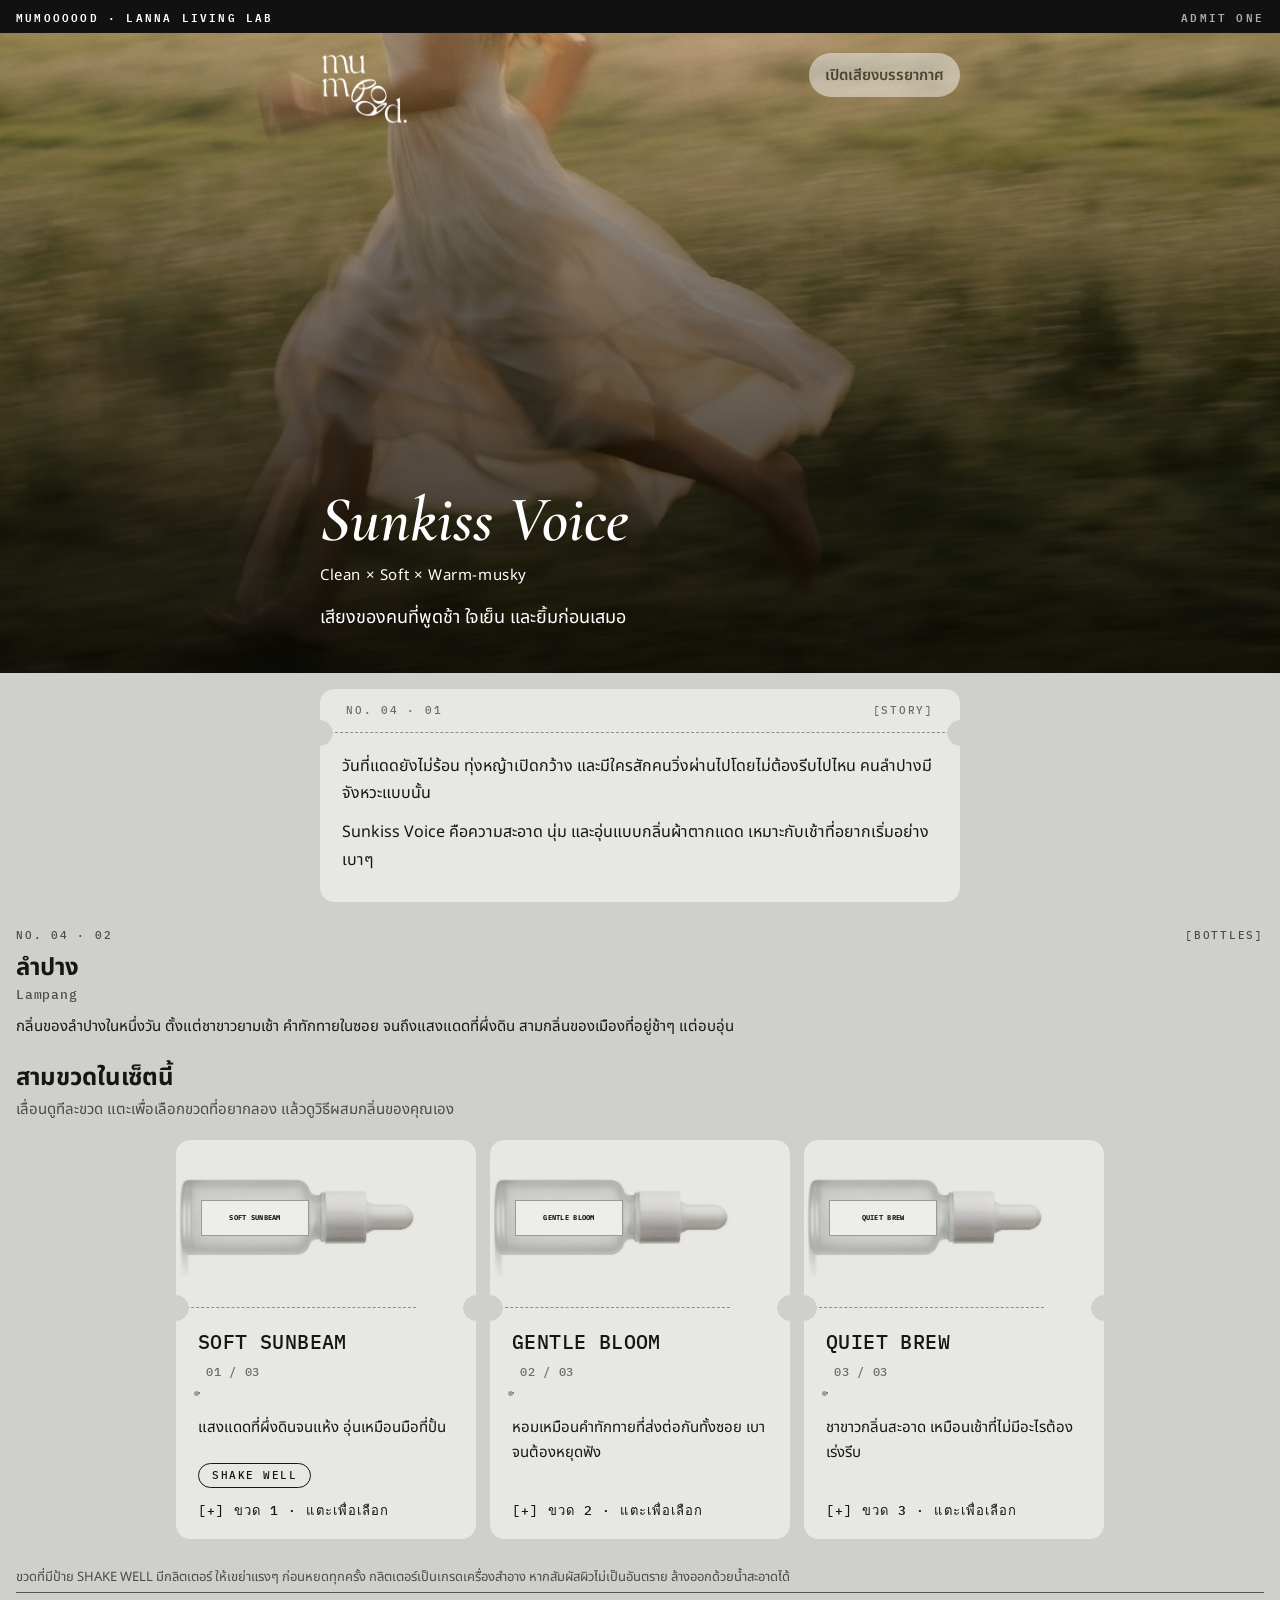
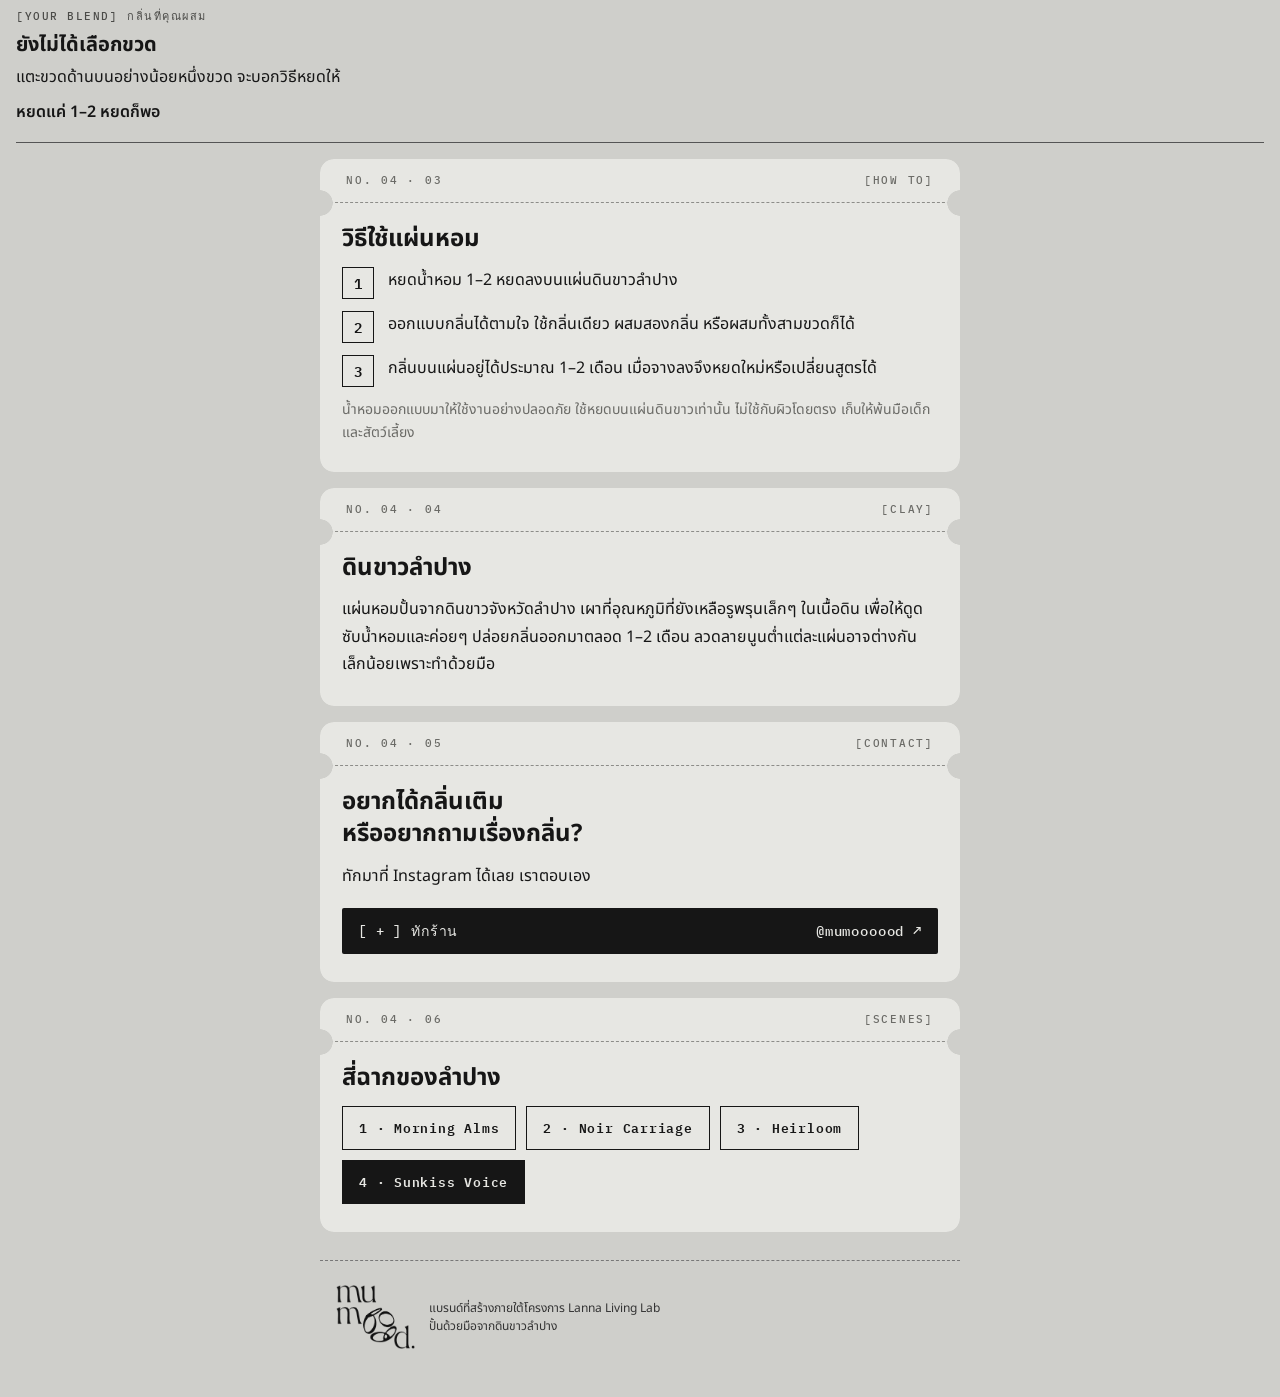
<file: sunkiss-voice.html>
<!doctype html>
<html lang="th">
<head>
<meta charset="utf-8">
<meta name="viewport" content="width=device-width, initial-scale=1">
<title>Sunkiss Voice · mumoooood</title>
<meta name="description" content="เสียงของคนที่พูดช้า ใจเย็น และยิ้มก่อนเสมอ">
<meta property="og:type" content="website">
<meta property="og:title" content="Sunkiss Voice · mumoooood">
<meta property="og:description" content="เสียงของคนที่พูดช้า ใจเย็น และยิ้มก่อนเสมอ">
<meta property="og:image" content="https://mumoooood.github.io/sunkiss-voice-hero.jpg">
<meta property="og:url" content="https://mumoooood.github.io/sunkiss-voice.html">
<link rel="preconnect" href="https://fonts.googleapis.com"><link rel="preconnect" href="https://fonts.gstatic.com" crossorigin><link rel="stylesheet" href="https://fonts.googleapis.com/css2?family=Cormorant+Garamond:ital,wght@1,500;1,600&family=Noto+Sans+Thai:wght@400;600;700&display=swap">
<link rel="stylesheet" href="style.css"><link rel="stylesheet" href="ticket.css">
<link rel="stylesheet" href="https://fonts.googleapis.com/css2?family=IBM+Plex+Mono:wght@400;500;600&display=swap">
</head>
<body data-sound="wind" data-audio="sunkiss-voice.mp3">
<div class="page">
<div class="page-body">
<div class="strip"><span>MUMOOOOOD · LANNA LIVING LAB</span><span>ADMIT ONE</span></div>
<header class="hero">
<img class="hero-img" src="sunkiss-voice-hero.jpg" alt="Sunkiss Voice">
<div class="hero-shade"></div>
<div class="hero-content">
<div class="hero-top">
<div class="brand"><img src="logo-spin.webp" alt="mumoooood"></div>
<button type="button" class="sound-btn" id="sound-btn" aria-pressed="false">เปิดเสียงบรรยากาศ</button>
</div>
<div class="hero-bottom">
<h1>Sunkiss Voice</h1>
<div class="character">Clean × Soft × Warm-musky</div>
<div class="hook">เสียงของคนที่พูดช้า ใจเย็น และยิ้มก่อนเสมอ</div>
</div>
</div>
</header>
<main>
<section class="section"><div class="card"><div class="th"><span>NO. 04 · 01</span><span>[STORY]</span></div><p>วันที่แดดยังไม่ร้อน ทุ่งหญ้าเปิดกว้าง และมีใครสักคนวิ่งผ่านไปโดยไม่ต้องรีบไปไหน คนลำปางมีจังหวะแบบนั้น</p><p>Sunkiss Voice คือความสะอาด นุ่ม และอุ่นแบบกลิ่นผ้าตากแดด เหมาะกับเช้าที่อยากเริ่มอย่างเบาๆ</p></div></section>

<section class="section sec-b"><div class="sec-h"><span>NO. 04 · 02</span><span>[BOTTLES]</span></div>
<div class="place"><b>ลำปาง</b><i>Lampang</i><p>กลิ่นของลำปางในหนึ่งวัน ตั้งแต่ชาขาวยามเช้า คำทักทายในซอย จนถึงแสงแดดที่ผึ่งดิน สามกลิ่นของเมืองที่อยู่ช้าๆ แต่อบอุ่น</p></div>
<h2 class="h2o">สามขวดในเซ็ตนี้</h2>
<div class="hint o">เลื่อนดูทีละขวด แตะเพื่อเลือกขวดที่อยากลอง แล้วดูวิธีผสมกลิ่นของคุณเอง</div>
<div class="rail">
<button type="button" class="bottle" aria-pressed="false" data-no="1" data-name="SOFT SUNBEAM" data-short="แสงแดดที่ผึ่งดินจนแห้ง" data-glitter="1">
<span class="im"><img src="bottle.jpg" alt="ขวดดรอปเปอร์ 5 ml" width="520" height="217"><span class="lb"><b>SOFT SUNBEAM</b></span></span>
<span class="nm">SOFT SUNBEAM</span>
<span class="rw"><span></span><span>01 / 03</span></span>
<span class="ln"></span>
<span class="ds">แสงแดดที่ผึ่งดินจนแห้ง อุ่นเหมือนมือที่ปั้น</span>
<span class="shake">SHAKE WELL</span>
<span class="no">ขวด 1 · แตะเพื่อเลือก</span>
</button>
<button type="button" class="bottle" aria-pressed="false" data-no="2" data-name="GENTLE BLOOM" data-short="คำทักทายที่ส่งต่อกันทั้งซอย" data-glitter="0">
<span class="im"><img src="bottle.jpg" alt="ขวดดรอปเปอร์ 5 ml" width="520" height="217"><span class="lb"><b>GENTLE BLOOM</b></span></span>
<span class="nm">GENTLE BLOOM</span>
<span class="rw"><span></span><span>02 / 03</span></span>
<span class="ln"></span>
<span class="ds">หอมเหมือนคำทักทายที่ส่งต่อกันทั้งซอย เบาจนต้องหยุดฟัง</span>
<span class="no">ขวด 2 · แตะเพื่อเลือก</span>
</button>
<button type="button" class="bottle" aria-pressed="false" data-no="3" data-name="QUIET BREW" data-short="ชาขาวกลิ่นสะอาด เช้าที่ไม่เร่งรีบ" data-glitter="0">
<span class="im"><img src="bottle.jpg" alt="ขวดดรอปเปอร์ 5 ml" width="520" height="217"><span class="lb"><b>QUIET BREW</b></span></span>
<span class="nm">QUIET BREW</span>
<span class="rw"><span></span><span>03 / 03</span></span>
<span class="ln"></span>
<span class="ds">ชาขาวกลิ่นสะอาด เหมือนเช้าที่ไม่มีอะไรต้องเร่งรีบ</span>
<span class="no">ขวด 3 · แตะเพื่อเลือก</span>
</button>
</div>
<p class="gnote">ขวดที่มีป้าย SHAKE WELL มีกลิตเตอร์ ให้เขย่าแรงๆ ก่อนหยดทุกครั้ง กลิตเตอร์เป็นเกรดเครื่องสำอาง หากสัมผัสผิวไม่เป็นอันตราย ล้างออกด้วยน้ำสะอาดได้</p>
</div>
<div class="mix" aria-live="polite">
<div class="kicker">[YOUR BLEND] กลิ่นที่คุณผสม</div>
<div class="mix-title" id="mix-title">ยังไม่ได้เลือกขวด</div>
<div class="mix-text" id="mix-text">แตะขวดด้านบนอย่างน้อยหนึ่งขวด จะบอกวิธีหยดให้</div>
<div class="mix-drops" id="mix-drops">หยดแค่ 1–2 หยดก็พอ</div>
</div></section>
<section class="section"><div class="card"><div class="th"><span>NO. 04 · 03</span><span>[HOW TO]</span></div><h2>วิธีใช้แผ่นหอม</h2><div class="step"><b>1</b><div>หยดน้ำหอม 1–2 หยดลงบนแผ่นดินขาวลำปาง</div></div><div class="step"><b>2</b><div>ออกแบบกลิ่นได้ตามใจ ใช้กลิ่นเดียว ผสมสองกลิ่น หรือผสมทั้งสามขวดก็ได้</div></div><div class="step"><b>3</b><div>กลิ่นบนแผ่นอยู่ได้ประมาณ 1–2 เดือน เมื่อจางลงจึงหยดใหม่หรือเปลี่ยนสูตรได้</div></div><div class="note">น้ำหอมออกแบบมาให้ใช้งานอย่างปลอดภัย ใช้หยดบนแผ่นดินขาวเท่านั้น ไม่ใช้กับผิวโดยตรง เก็บให้พ้นมือเด็กและสัตว์เลี้ยง</div></div></section>

<section class="section"><div class="card"><div class="th"><span>NO. 04 · 04</span><span>[CLAY]</span></div><h2>ดินขาวลำปาง</h2><p>แผ่นหอมปั้นจากดินขาวจังหวัดลำปาง เผาที่อุณหภูมิที่ยังเหลือรูพรุนเล็กๆ ในเนื้อดิน เพื่อให้ดูดซับน้ำหอมและค่อยๆ ปล่อยกลิ่นออกมาตลอด 1–2 เดือน ลวดลายนูนต่ำแต่ละแผ่นอาจต่างกันเล็กน้อยเพราะทำด้วยมือ</p></div></section>

<section class="section"><div class="card"><div class="th"><span>NO. 04 · 05</span><span>[CONTACT]</span></div><h2>อยากได้กลิ่นเติม<br>หรืออยากถามเรื่องกลิ่น?</h2><p>ทักมาที่ Instagram ได้เลย เราตอบเอง</p><a class="btn" href="https://www.instagram.com/mumoooood" target="_blank" rel="noopener"><span>[ + ] ทักร้าน</span><span>@mumoooood ↗</span></a></div></section>

<section class="section"><div class="card"><div class="th"><span>NO. 04 · 06</span><span>[SCENES]</span></div><h2>สี่ฉากของลำปาง</h2><nav class="chips" aria-label="เลือกกลิ่น">
<a href="morning-alms.html">1 · Morning Alms</a>
<a href="noir-carriage.html">2 · Noir Carriage</a>
<a href="heirloom.html">3 · Heirloom</a>
<a href="sunkiss-voice.html" aria-current="page">4 · Sunkiss Voice</a>
</nav></div></section>

</main>
<footer class="footer"><img src="logo-dark.png" alt="mumoooood"><p>แบรนด์ที่สร้างภายใต้โครงการ Lanna Living Lab<br>ปั้นด้วยมือจากดินขาวลำปาง</p></footer>
</div>
</div>
<script src="app.js"></script>
</body>
</html>
</file>
<file: style.css>
:root{
  --ink:#111111;
  --muted:#555555;
  --cream:#FFFFFF;
  --card:rgba(255,255,255,.94);
  --line:#D8D8D8;
}
*{box-sizing:border-box}
html{-webkit-text-size-adjust:100%}
body{
  margin:0;background:var(--cream);color:var(--ink);
  font-family:'Noto Sans Thai',system-ui,sans-serif;font-size:16px;line-height:1.7;
}
a{color:inherit}
img{display:block}
.page{position:relative;overflow:hidden;min-height:100vh}
.page-bg{position:absolute;inset:0;width:100%;height:100%;object-fit:cover;filter:grayscale(1) blur(24px);transform:scale(1.25);opacity:.6}
.page-veil{position:absolute;inset:0;background:rgba(255,255,255,.62)}
.page-body{position:relative}

/* hero */
.hero{position:relative;height:720px;overflow:hidden;color:#fff}
.hero-img{position:absolute;inset:0;width:100%;height:100%;object-fit:cover}
.hero-shade{position:absolute;inset:0;background:linear-gradient(to top,rgba(0,0,0,.86) 0%,rgba(0,0,0,.6) 42%,rgba(0,0,0,.18) 100%)}
.hero-content{position:absolute;inset:0;padding:20px 20px 40px;display:flex;flex-direction:column;justify-content:space-between}
.hero-top,.hero-bottom{max-width:640px;margin:0 auto;width:100%}
.hero-top{display:flex;align-items:flex-start;justify-content:space-between;gap:12px}
.brand{display:flex;align-items:center;gap:12px}
.brand img{height:72px;width:auto}
.brand span{font-size:14px;line-height:1.45;max-width:150px}
.sound-btn{
  min-height:44px;padding:0 16px;border:none;border-radius:999px;
  background:rgba(255,255,255,.94);color:var(--ink);
  font:600 15px 'Noto Sans Thai',sans-serif;cursor:pointer;
}
.hero-bottom{display:flex;flex-direction:column;gap:10px}
.eyebrow{font-size:15px;letter-spacing:.04em}
.hero h1{
  margin:0;font-family:'Cormorant Garamond',serif;font-style:italic;font-weight:600;
  font-size:60px;line-height:1.02;
}
.th-name{font-size:20px;font-weight:600}
.character{font-size:15px;letter-spacing:.04em}
.hook{font-size:18px;line-height:1.6;margin-top:6px}

/* sections */
.section{padding:20px 16px 0}
.section:first-of-type{padding-top:28px}
.card{
  max-width:640px;margin:0 auto;background:var(--card);padding:28px 22px;
  display:flex;flex-direction:column;gap:12px;
}
.card h2{margin:0;font-size:24px;line-height:1.35}
.card p{margin:0}
.kicker{font-size:14px;font-weight:700;letter-spacing:.08em;color:var(--muted)}
.note{font-size:14px;color:var(--muted);line-height:1.6}
.hint{font-size:15px;color:var(--muted);line-height:1.6}

/* bottles */
.bottle{
  position:relative;display:block;width:100%;text-align:left;padding:18px;
  background:#fff;border:1px solid var(--line);color:var(--ink);
  font:inherit;line-height:1.6;cursor:pointer;
}
.bottle[aria-pressed="true"]{outline:3px solid var(--ink);outline-offset:-3px}
.bottle .no{display:block;font-size:14px;font-weight:700;letter-spacing:.08em;color:var(--muted)}
.bottle .name{display:block;font-size:22px;font-weight:700;line-height:1.35;margin-top:2px}
.bottle .en{display:block;font-family:'Cormorant Garamond',serif;font-style:italic;font-weight:600;font-size:22px;line-height:1.2}
.bottle .from{display:block;font-size:14px;color:var(--muted);margin-top:6px;line-height:1.5}
.bottle .meaning{display:block;margin-top:8px}
.mix{background:var(--ink);color:#fff;padding:20px;display:flex;flex-direction:column;gap:6px}
.mix .kicker{color:#fff}
.mix-title{font-size:20px;font-weight:700;line-height:1.4}
.mix-text{font-size:16px;line-height:1.6}
.mix-drops{font-size:16px;font-weight:600;line-height:1.6;margin-top:4px}

/* steps */
.step{display:flex;gap:14px}
.step b{
  flex-shrink:0;width:32px;height:32px;border-radius:50%;background:var(--ink);color:#fff;
  display:flex;align-items:center;justify-content:center;font-weight:700;
}

/* links */
.cta{
  max-width:640px;margin:0 auto;display:flex;align-items:center;justify-content:center;
  min-height:52px;background:var(--ink);color:#fff;font-weight:700;text-decoration:none;
  padding:0 16px;text-align:center;
}
.chips{display:flex;flex-wrap:wrap;gap:10px}
.chips a{
  display:flex;align-items:center;min-height:44px;padding:0 16px;border:1px solid var(--ink);
  text-decoration:none;font-family:'Cormorant Garamond',serif;font-style:italic;font-weight:600;font-size:20px;
}
.chips a[aria-current="page"]{background:var(--ink);color:#fff}
.footer{max-width:640px;margin:0 auto;padding:28px 16px 48px;display:flex;align-items:center;gap:14px}
.footer img{height:64px;width:auto}
.footer p{margin:0;font-size:14px;line-height:1.55;color:#333333}

/* temporary landing */
.landing{max-width:640px;margin:0 auto;padding:40px 20px;display:flex;flex-direction:column;gap:16px}
.landing .brand img{height:84px}
.landing h1{margin:0;font-size:26px;line-height:1.35}
.scent-link{
  display:block;text-decoration:none;background:#fff;border:1px solid var(--line);padding:16px 18px;
}
.scent-link .en{font-family:'Cormorant Garamond',serif;font-style:italic;font-weight:600;font-size:26px;line-height:1.15;display:block}
.scent-link .sub{font-size:14px;color:var(--muted);display:block}

@media (min-width:700px){
  .hero{height:760px}
  .hero h1{font-size:76px}
}
@media (prefers-reduced-motion:reduce){*{scroll-behavior:auto}}
</file>
<file: ticket.css>
/* ===== mumoooood · ticket theme (black / white / grey) ===== */
:root{--mono:'IBM Plex Mono','Space Mono','Courier Prime','Courier New',ui-monospace,monospace;--pg:#CFCFCB;--paper:#E7E7E3;--ink:#161616;--mut:#6B6B67}
body{background:var(--pg);color:var(--ink)}
.page{background:var(--pg)}
.page-body{position:relative}
.strip{background:#111;color:#fff;font:600 11px/1 var(--mono);letter-spacing:.2em;display:flex;justify-content:space-between;padding:11px 16px;text-transform:uppercase}
.strip span:last-child{opacity:.65}
.hero{height:640px}
.eyebrow{font:600 12px/1 var(--mono);letter-spacing:.16em;border:1px solid rgba(255,255,255,.8);display:inline-block;padding:7px 10px;align-self:flex-start}
.hero h1{font-size:64px}
.section{padding:16px 16px 0}.section:first-of-type{padding-top:16px}
/* paper ticket cards: rounded + side slots like the reference */
.card{background:var(--paper);border-radius:14px;padding:28px 22px;gap:12px;position:relative;
 -webkit-mask:radial-gradient(circle 13px at 0 44px,#0000 96%,#000),radial-gradient(circle 13px at 100% 44px,#0000 96%,#000);-webkit-mask-composite:source-in;
 mask:radial-gradient(circle 13px at 0 44px,#0000 96%,#000),radial-gradient(circle 13px at 100% 44px,#0000 96%,#000);mask-composite:intersect}
.th{margin:-28px -22px 8px;height:44px;padding:0 26px;display:flex;align-items:center;justify-content:space-between;border-bottom:1.5px dashed #8d8d89;font:500 11px/1 var(--mono);letter-spacing:.16em;color:var(--mut)}
.card h2,.h2o{font-size:24px;line-height:1.35;margin:0}
.kicker{font:500 11px/1.4 var(--mono);letter-spacing:.14em;color:var(--mut);text-transform:uppercase}
.note,.hint{color:var(--mut)}
.step b{border-radius:0;background:transparent;color:var(--ink);border:1.5px solid var(--ink);font:600 14px/1 var(--mono)}
/* bottles section sits straight on the grey page, cards scroll sideways */
.sec-b{padding:28px 0 0}
.sec-h{margin:0 16px 12px;display:flex;justify-content:space-between;font:500 11px/1 var(--mono);letter-spacing:.16em;color:#4b4b48}
.h2o{margin:0 16px 4px}
.hint.o{margin:0 16px 14px;font-size:15px;line-height:1.6;color:#4b4b48}
.rail{display:flex;gap:14px;overflow-x:auto;scroll-snap-type:x mandatory;padding:4px 16px 14px;-webkit-overflow-scrolling:touch;scrollbar-width:none}
.rail::-webkit-scrollbar{display:none}
.bottle{flex:0 0 78%;max-width:300px;scroll-snap-align:center;background:var(--paper);border:none;border-radius:14px;padding:0 22px 22px;display:flex;flex-direction:column;gap:0;text-align:left;color:var(--ink);font:inherit;cursor:pointer;position:relative;
 -webkit-mask:radial-gradient(circle 13px at 0 168px,#0000 96%,#000),radial-gradient(circle 13px at 100% 168px,#0000 96%,#000);-webkit-mask-composite:source-in;
 mask:radial-gradient(circle 13px at 0 168px,#0000 96%,#000),radial-gradient(circle 13px at 100% 168px,#0000 96%,#000);mask-composite:intersect}
.bottle .im{display:block;position:relative;height:168px;padding:36px 0 0;margin:0 -22px 0;border-bottom:1.5px dashed #8d8d89;box-sizing:border-box;margin-bottom:22px}
.bottle .im img{display:block;height:100px;width:auto;margin:0 auto;mix-blend-mode:multiply}
.bottle .im .lb{position:absolute;left:25px;top:60px;width:108px;height:36px;background:rgba(240,240,236,.92);border:1px solid #9a9a96;display:flex;flex-direction:column;align-items:center;justify-content:center;gap:2px;font-family:var(--mono);color:#111;overflow:hidden;white-space:nowrap}
.bottle .im .lb b{font-size:7px;font-weight:700;letter-spacing:.04em}
.bottle .im .lb i{font-size:5px;font-style:normal;letter-spacing:.04em;color:#444}
.bottle[aria-pressed="true"] .im img{filter:invert(1);mix-blend-mode:screen}
.bottle .nm{font:500 20px/1.2 var(--mono);letter-spacing:.02em;margin-bottom:12px}
.bottle .rw{display:flex;justify-content:space-between;font:500 12px/1 var(--mono);color:var(--mut);letter-spacing:.06em;gap:8px}
.bottle .ln{display:block;height:1px;margin:14px 0 16px;background:linear-gradient(90deg,transparent,#777 12%,#777 88%,transparent);position:relative;border:.25px solid #141413;opacity:.5}
.bottle .ln:after{content:"";position:absolute;right:12%;top:-2px;width:5px;height:5px;border-radius:50%;background:#555}
.bottle .th-n{display:block;font-size:20px;font-weight:700;line-height:1.35}
.bottle .ds{display:block;font-size:15px;line-height:1.65;margin:6px 0 22px;flex:1}
.bottle .no{display:block;font:500 13px/1 var(--mono);letter-spacing:.08em;color:var(--ink)}
.bottle .no:before{content:"[+] "}
.bottle[aria-pressed="true"]{background:#161616;color:#E7E7E3}
.bottle[aria-pressed="true"] .rw,.bottle[aria-pressed="true"] .no{color:#E7E7E3}
.bottle[aria-pressed="true"] .im{border-bottom-color:#666}
.bottle[aria-pressed="true"] .ln{background:linear-gradient(90deg,transparent,#aaa 12%,#aaa 88%,transparent)}
.bottle[aria-pressed="true"] .no:before{content:"[✓] "}
.bottle[aria-pressed="true"] .cap{fill:#E7E7E3}
.bottle:focus-visible{outline:2px solid #111;outline-offset:3px}
/* blend result: table rules like the cart reference */
.mix{margin:4px 16px 0;background:transparent;color:var(--ink);border-top:1.5px solid #555;border-bottom:1.5px solid #555;padding:16px 0;display:flex;flex-direction:column;gap:6px}
.mix .kicker{color:#4b4b48}
.mix-title{font-size:20px;font-weight:700}
/* IG boarding pass */
.pass{display:block;max-width:640px;margin:0 auto;background:var(--paper);text-decoration:none;color:var(--ink);border:1.5px solid #161616;border-radius:14px;overflow:hidden}
.pass .h{background:#161616;color:#fff;padding:10px 16px;display:flex;justify-content:space-between;font:600 11px/1 var(--mono);letter-spacing:.18em}
.pass .bd{display:flex}
.pass .m{flex:1;padding:16px;border-right:2px dashed #161616}
.pass .m small{display:block;font:500 11px/1.4 var(--mono);letter-spacing:.12em;color:var(--mut)}
.pass .m b{display:block;font-size:18px;line-height:1.35;margin:4px 0 8px}
.pass .m em{font-family:'Cormorant Garamond',serif;font-style:italic;font-weight:600;font-size:30px;line-height:1}
.pass .s{width:96px;display:flex;flex-direction:column;align-items:center;justify-content:center;gap:8px;padding:10px;font:600 10px/1 var(--mono);letter-spacing:.14em}
.pass .s svg{width:30px;height:30px;fill:none;stroke:#161616;stroke-width:1.8}
.pass .bars{height:44px;width:64px;background:repeating-linear-gradient(90deg,#161616 0 2px,var(--paper) 2px 4px,#161616 4px 5px,var(--paper) 5px 8px,#161616 8px 11px,var(--paper) 11px 12px)}
.chips a{border-radius:0;font:600 13px/1 var(--mono);font-style:normal;letter-spacing:.06em;min-height:44px;border:1.5px solid var(--ink)}
.chips a[aria-current="page"]{background:#161616;color:#E7E7E3}
.footer{border-top:1.5px dashed #777;margin-top:28px;padding-top:24px}
.footer p{color:#333}
.bar{height:40px;max-width:640px;margin:0 auto 4px;background:repeating-linear-gradient(90deg,#161616 0 2px,var(--pg) 2px 4px,#161616 4px 5px,var(--pg) 5px 8px,#161616 8px 11px,var(--pg) 11px 12px,#161616 12px 13px,var(--pg) 13px 17px)}
.barno{max-width:640px;margin:0 auto;text-align:center;font:500 11px/1 var(--mono);letter-spacing:.4em;color:#4b4b48;padding-bottom:16px}
@media (min-width:700px){.rail{justify-content:center}.bottle{flex-basis:300px}}

.card .btn{display:flex;justify-content:space-between;align-items:center;font:500 14px/1 var(--mono);letter-spacing:.06em;background:#161616;color:#E7E7E3;padding:16px;border-radius:2px;text-decoration:none;margin-top:6px}
.card p{margin:0}

.sound-btn{opacity:.5}
.footer p{font-size:12px}

.bottle .shake{display:inline-block;align-self:flex-start;border:1.5px solid currentColor;border-radius:999px;padding:6px 13px;font:500 11px/1 var(--mono);letter-spacing:.14em;margin:0 0 16px}
.gnote{margin:14px 16px 0;font-size:13px;line-height:1.65;color:#4b4b48}
.place{margin:0 16px 22px}
.place b{display:block;font-size:24px;font-weight:700;line-height:1.3}
.place i{display:block;font:500 13px/1.4 var(--mono);letter-spacing:.06em;color:#4b4b48;font-style:normal;margin:2px 0 10px}
.place p{margin:0;font-size:15px;line-height:1.7}
</file>
